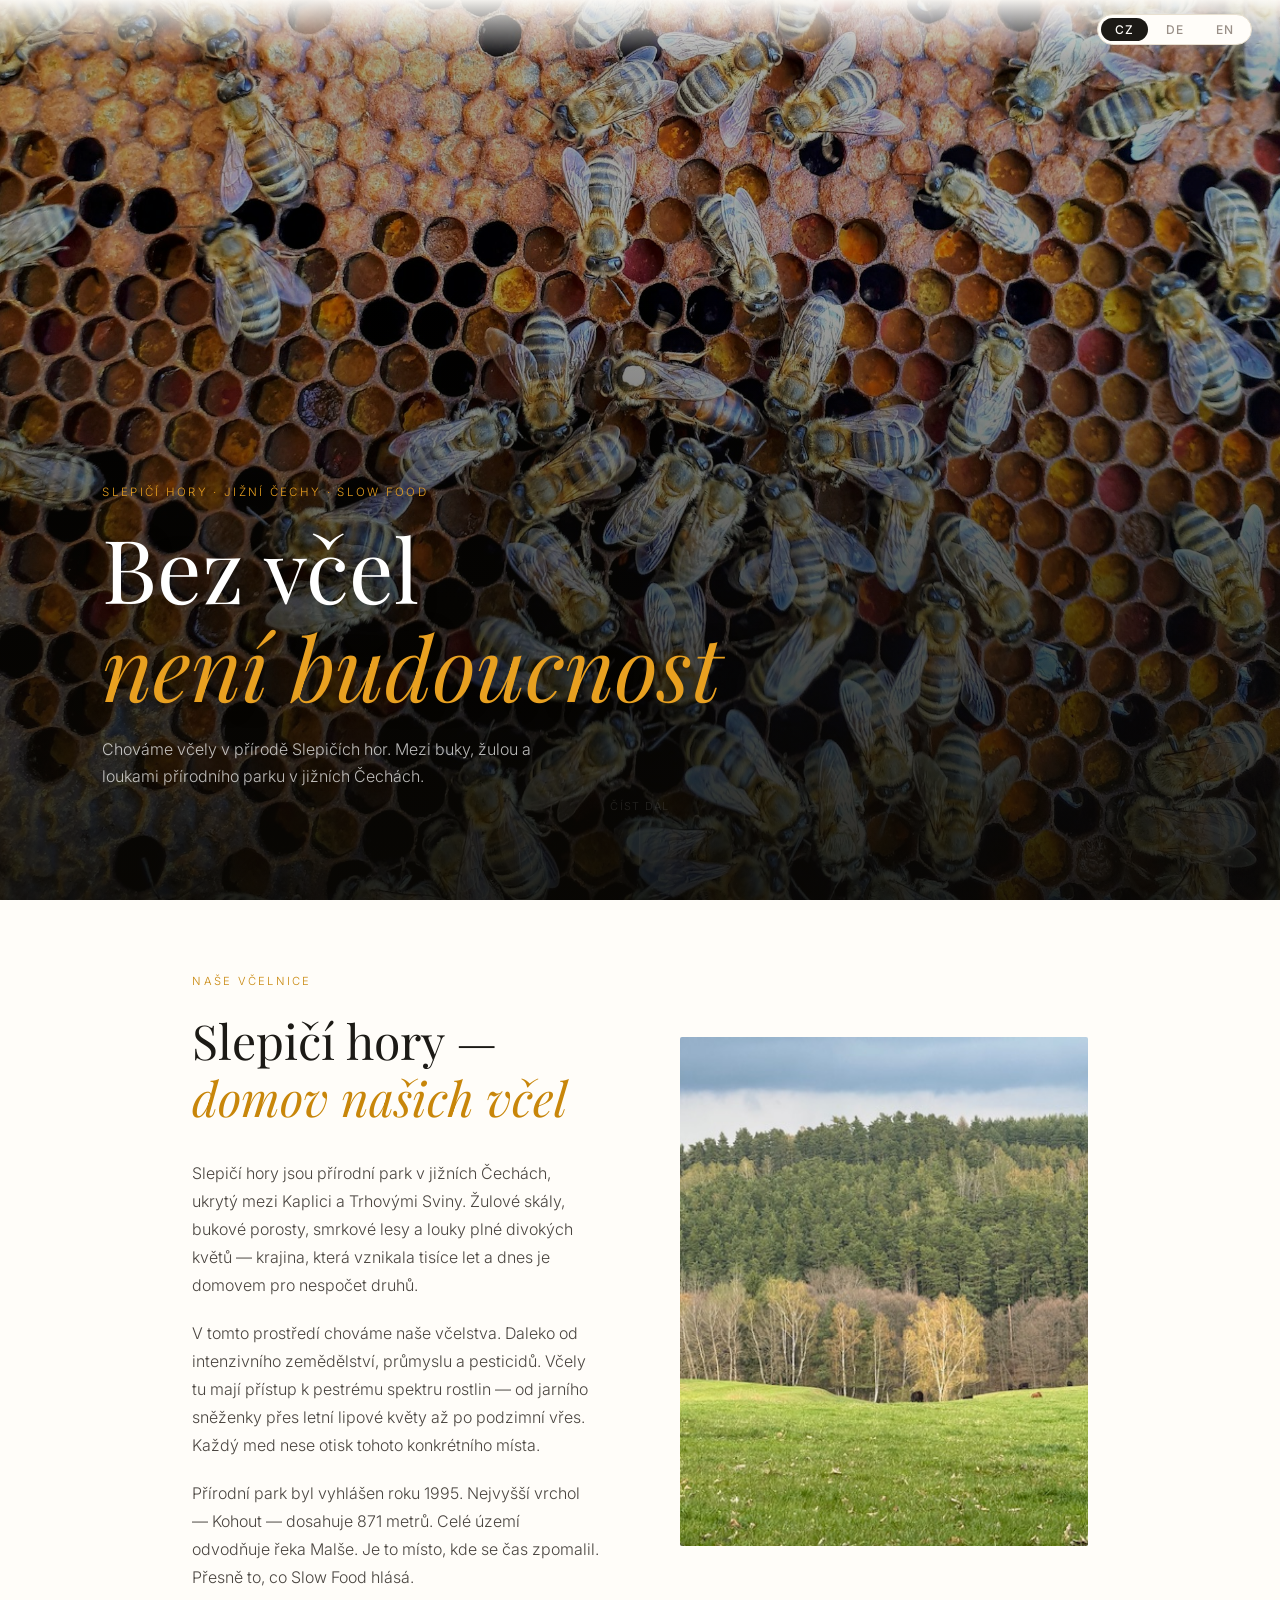
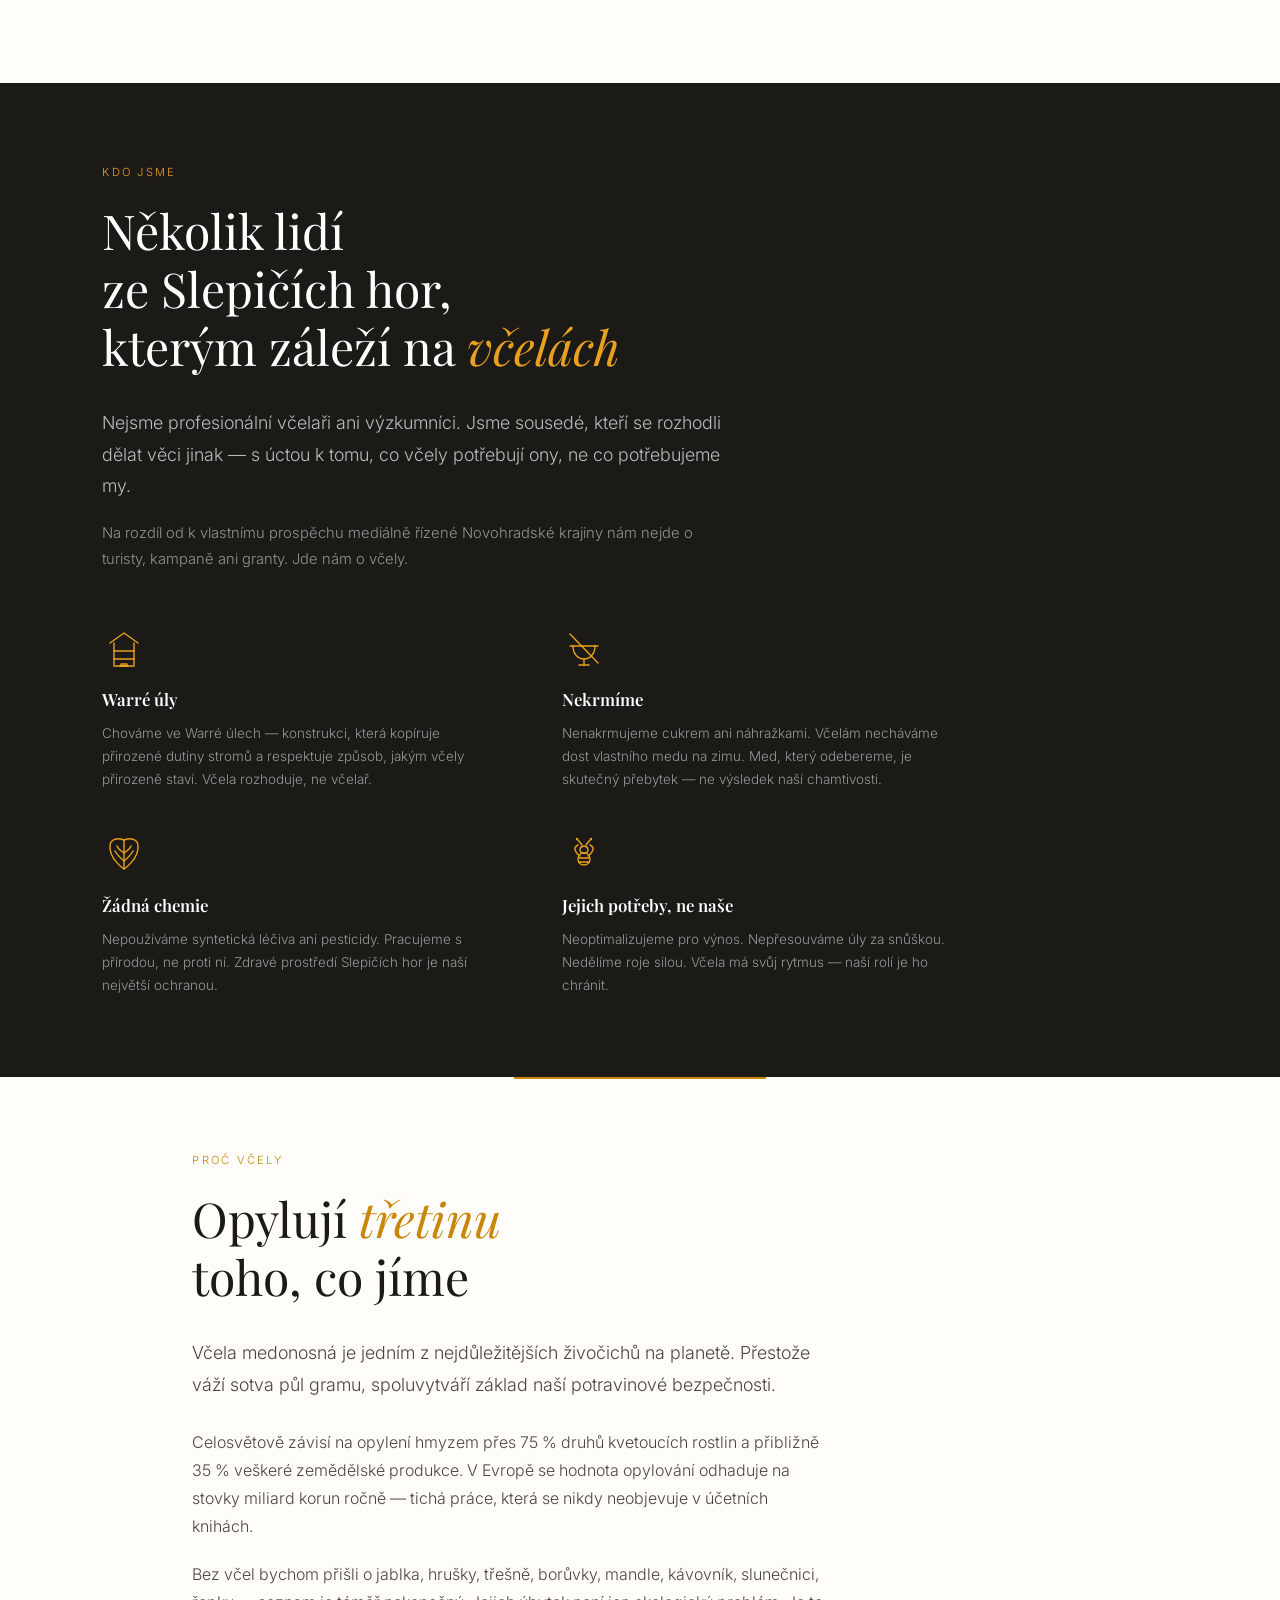
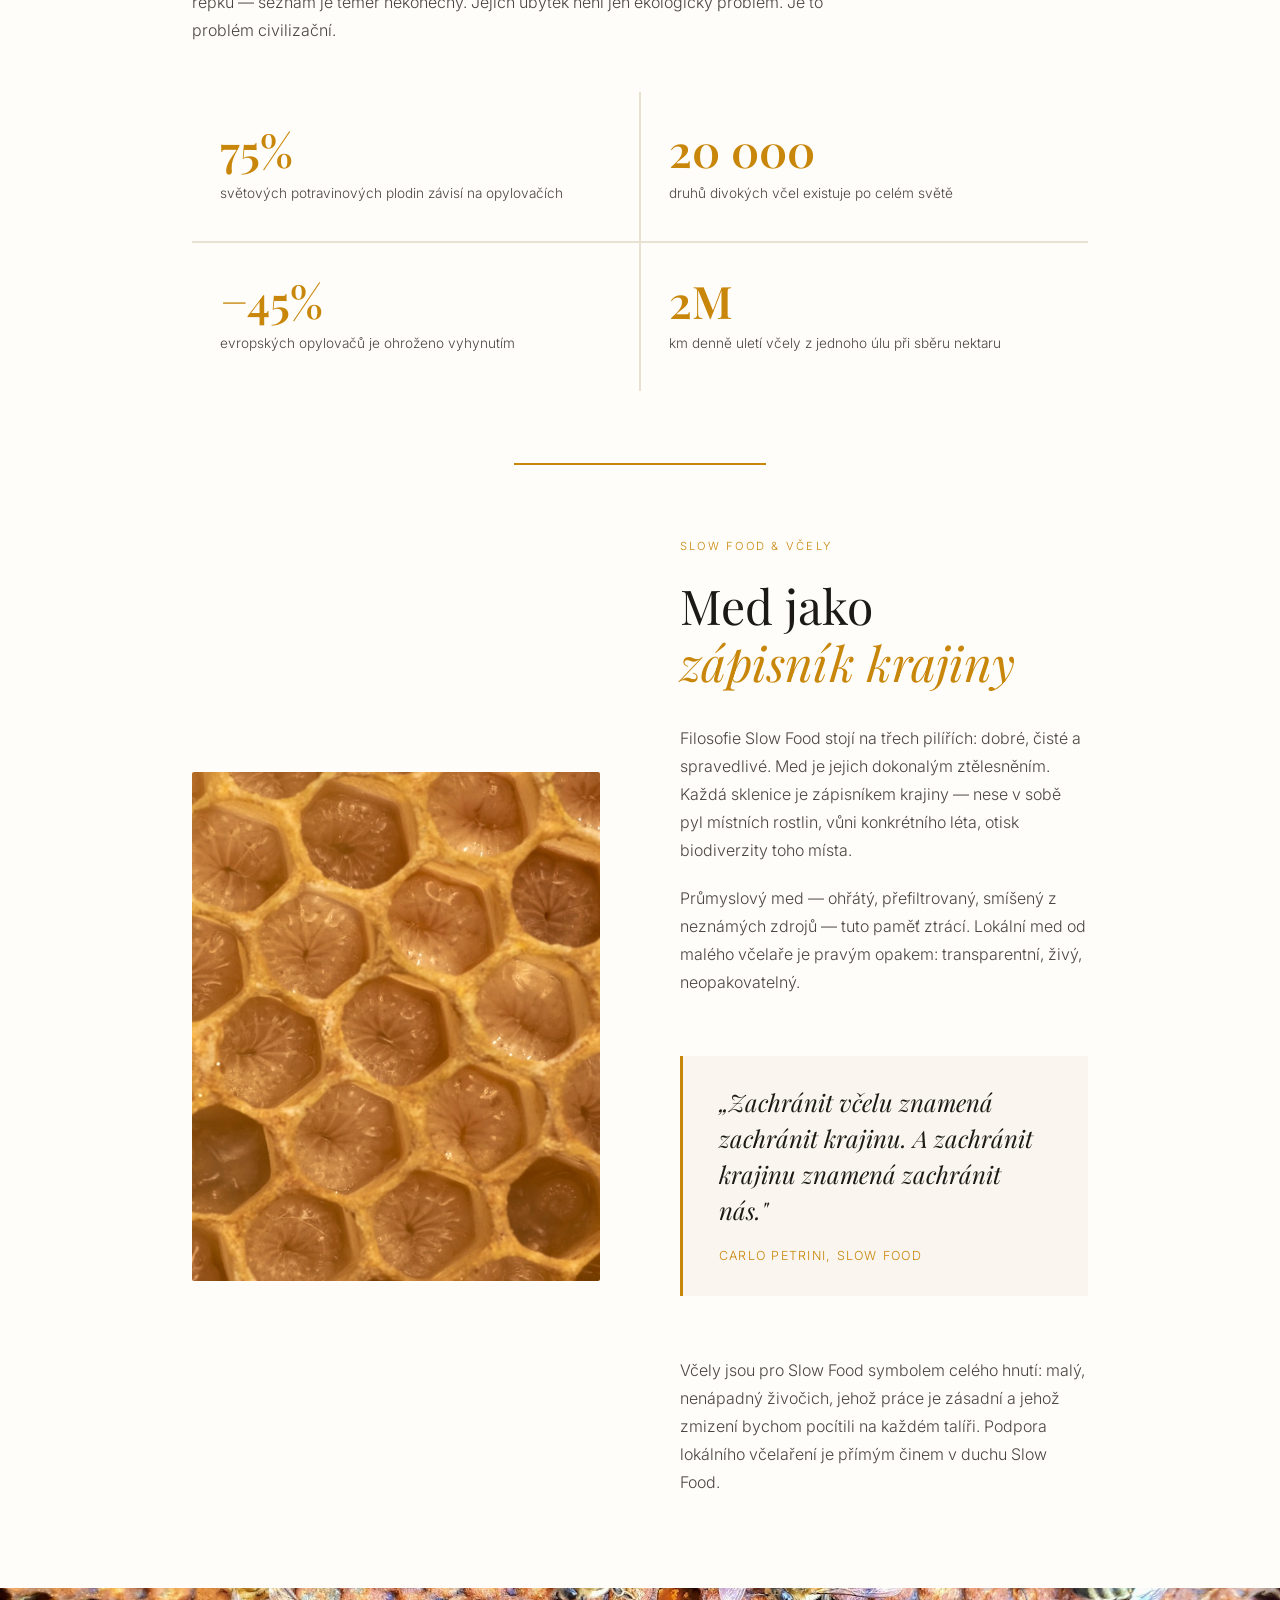
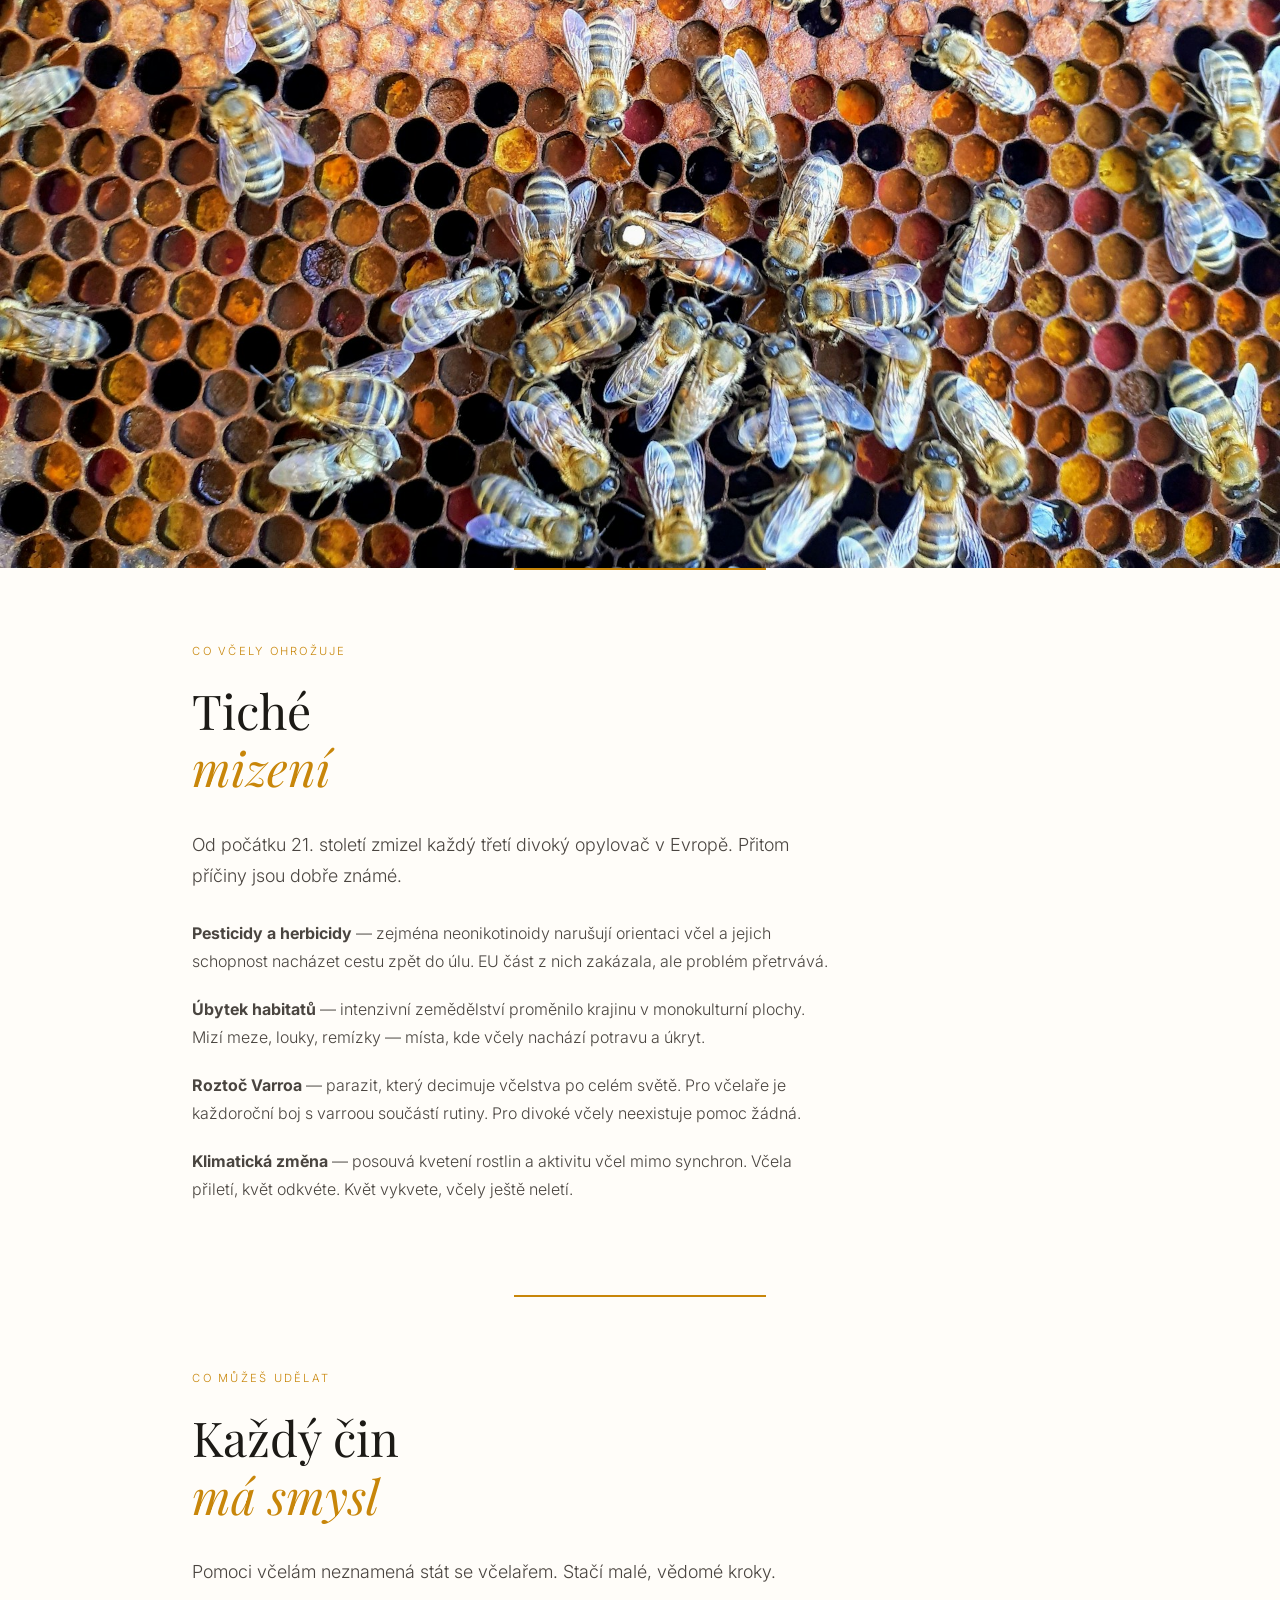
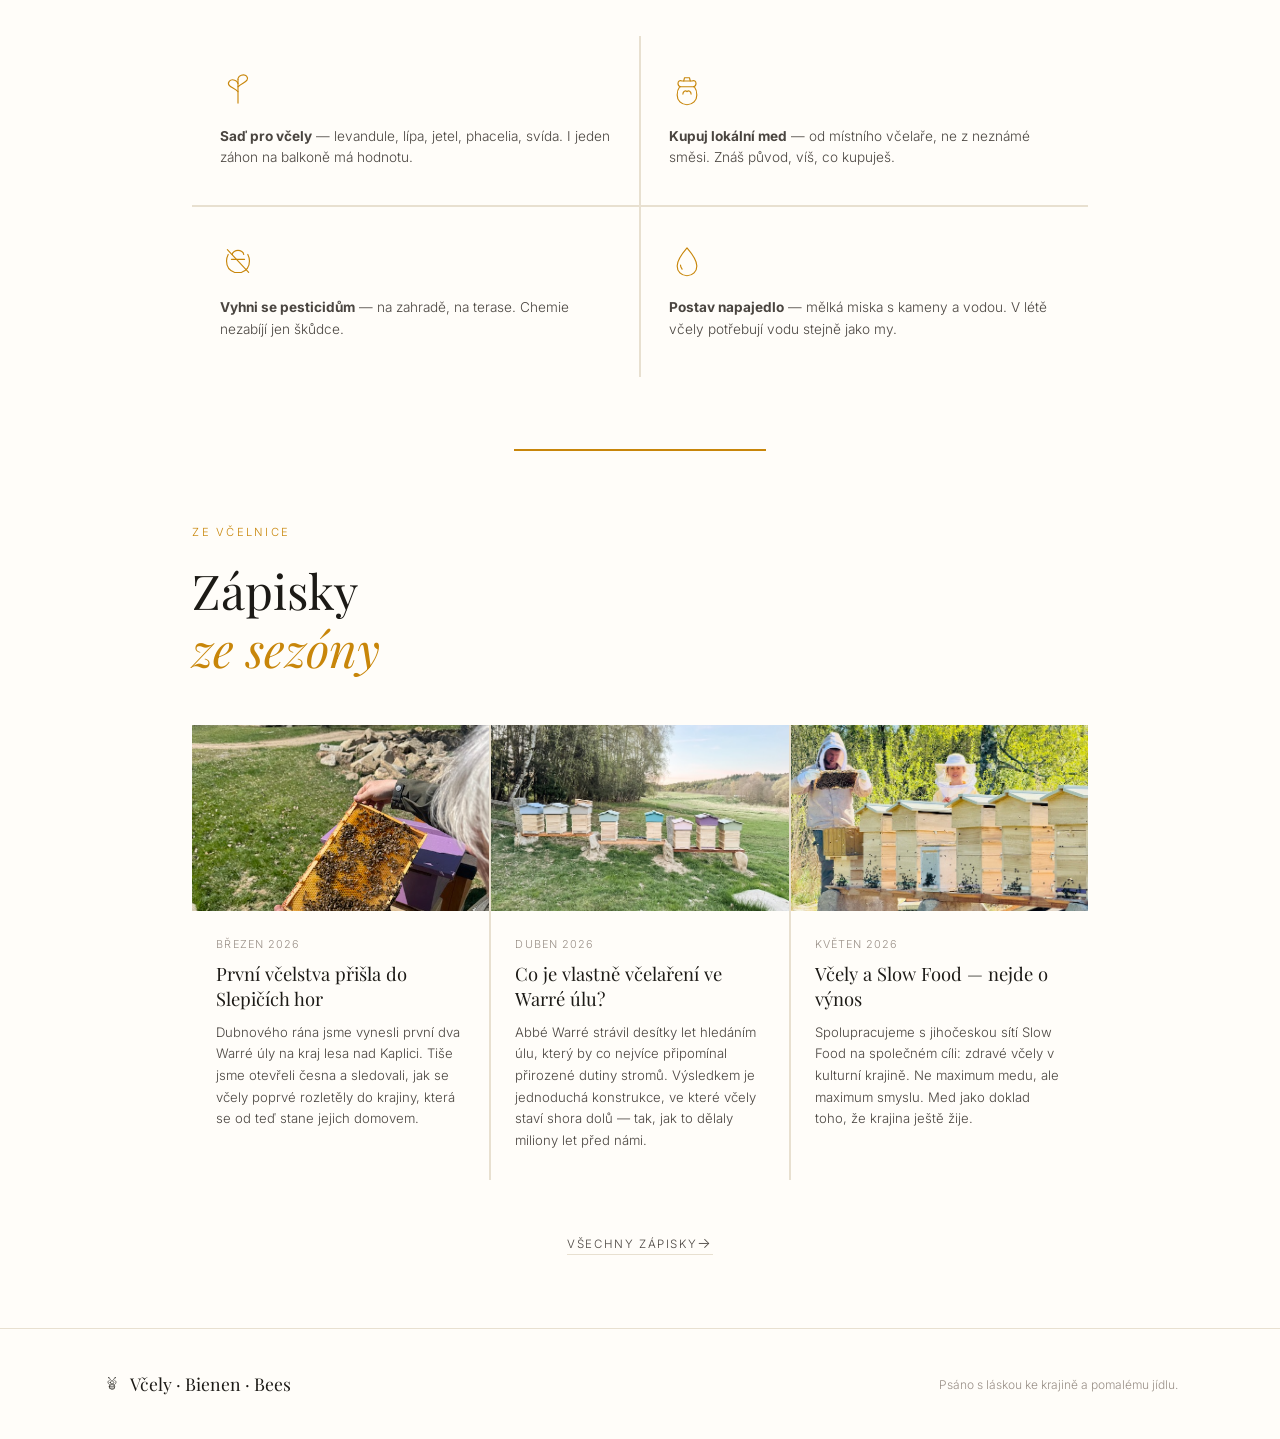
<file: index.html>
<!DOCTYPE html>
<html lang="cs">
<head>
  <meta charset="UTF-8"/>
  <meta name="viewport" content="width=device-width, initial-scale=1"/>
  <title>Včely · Bienen · Bees</title>
  <meta name="description" content="O důležitosti včel a filosofii Slow Food. Über die Bedeutung der Bienen. On the importance of bees and Slow Food."/>
  <link rel="preconnect" href="https://fonts.googleapis.com"/>
  <link rel="preconnect" href="https://fonts.gstatic.com" crossorigin/>
  <link href="https://fonts.googleapis.com/css2?family=Playfair+Display:ital,wght@0,400;0,600;1,400&family=Inter:wght@300;400;500&display=swap" rel="stylesheet"/>
  <link rel="stylesheet" href="style.css"/>
</head>
<body>

<!-- Language bar -->
<div class="lang-bar">
  <div class="lang-switcher">
    <button id="btn-cs" class="active" onclick="setLang('cs')">CZ</button>
    <button id="btn-de" onclick="setLang('de')">DE</button>
    <button id="btn-en" onclick="setLang('en')">EN</button>
  </div>
</div>

<!-- ── HERO ── -->
<div class="hero">
  <img class="hero-img" src="photos/hero.jpg" alt="Včely na plástvi">

  <div class="hero-content">
    <p class="hero-eyebrow" data-cs>Slepičí hory · Jižní Čechy · Slow Food</p>
    <p class="hero-eyebrow" data-de>Hühnerberge · Südböhmen · Slow Food</p>
    <p class="hero-eyebrow" data-en>Slepičí Hory · South Bohemia · Slow Food</p>

    <h1 class="hero-title" data-cs>Bez včel<br/><em>není budoucnost</em></h1>
    <h1 class="hero-title" data-de>Ohne Bienen<br/><em>keine Zukunft</em></h1>
    <h1 class="hero-title" data-en>Without bees<br/><em>no future</em></h1>

    <p class="hero-sub" data-cs>Chováme včely v přírodě Slepičích hor. Mezi buky, žulou a loukami přírodního parku v jižních Čechách.</p>
    <p class="hero-sub" data-de>Wir halten Bienen in der Natur der Hühnerberge. Zwischen Buchen, Granit und den Wiesen des Naturparks in Südböhmen.</p>
    <p class="hero-sub" data-en>We keep bees in the nature of Slepičí Hory. Among beech trees, granite and the meadows of a nature park in South Bohemia.</p>
  </div>

  <div class="scroll-hint">
    <span data-cs>Číst dál</span>
    <span data-de>Weiterlesen</span>
    <span data-en>Read on</span>
  </div>
</div>

<!-- ── SLEPIČÍ HORY ── -->
<section>
  <div class="split" data-shared>
    <div>
      <p class="section-label" data-cs>Naše včelnice</p>
      <p class="section-label" data-de>Unsere Imkerei</p>
      <p class="section-label" data-en>Our apiary</p>

      <h2 data-cs>Slepičí hory —<br/><em>domov našich včel</em></h2>
      <h2 data-de>Hühnerberge —<br/><em>Heimat unserer Bienen</em></h2>
      <h2 data-en>Slepičí Hory —<br/><em>home of our bees</em></h2>

      <p data-cs>Slepičí hory jsou přírodní park v jižních Čechách, ukrytý mezi Kaplici a Trhovými Sviny. Žulové skály, bukové porosty, smrkové lesy a louky plné divokých květů — krajina, která vznikala tisíce let a dnes je domovem pro nespočet druhů.</p>
      <p data-de>Die Hühnerberge sind ein Naturpark in Südböhmen, versteckt zwischen Kaplice und Trhové Sviny. Granitfelsen, Buchenwälder, Fichtenforste und blumenreiche Wiesen — eine Landschaft, die Jahrtausende gewachsen ist und heute unzähligen Arten Heimat bietet.</p>
      <p data-en>Slepičí Hory is a nature park in South Bohemia, tucked between the towns of Kaplice and Trhové Sviny. Granite rocks, beech groves, spruce forests and meadows full of wild flowers — a landscape that took thousands of years to form and is home today to countless species.</p>

      <p data-cs>V tomto prostředí chováme naše včelstva. Daleko od intenzivního zemědělství, průmyslu a pesticidů. Včely tu mají přístup k pestrému spektru rostlin — od jarního sněženky přes letní lipové květy až po podzimní vřes. Každý med nese otisk tohoto konkrétního místa.</p>
      <p data-de>In dieser Umgebung halten wir unsere Bienenvölker. Weit entfernt von intensiver Landwirtschaft, Industrie und Pestiziden. Die Bienen haben Zugang zu einem vielfältigen Pflanzenspektrum — vom Frühjahrsschneeglöckchen über die sommerlichen Lindenblüten bis zum Herbstheidekraut. Jeder Honig trägt den Fingerabdruck dieses besonderen Ortes.</p>
      <p data-en>This is where we keep our colonies. Far from intensive agriculture, industry and pesticides. The bees have access to a diverse range of plants — from spring snowdrops through summer linden blossom to autumn heather. Every honey carries the imprint of this specific place.</p>

      <p data-cs>Přírodní park byl vyhlášen roku 1995. Nejvyšší vrchol — Kohout — dosahuje 871 metrů. Celé území odvodňuje řeka Malše. Je to místo, kde se čas zpomalil. Přesně to, co Slow Food hlásá.</p>
      <p data-de>Der Naturpark wurde 1995 ausgewiesen. Der höchste Gipfel — Kohout — erreicht 871 Meter. Das gesamte Gebiet entwässert in die Malše. Es ist ein Ort, wo die Zeit langsamer wird. Genau das, was Slow Food predigt.</p>
      <p data-en>The nature park was designated in 1995. The highest peak — Kohout — reaches 871 metres. The entire area drains into the Malše river. It is a place where time has slowed down. Exactly what Slow Food preaches.</p>
    </div>
    <div class="split-img">
      <img src="photos/krajina.jpg" alt="Krajina Slepičích hor" style="width:100%;height:100%;object-fit:cover;display:block;">
    </div>
  </div>
</section>

<!-- ── MANIFESTO ── -->
<div class="manifesto" data-shared>
  <p class="section-label" data-cs>Kdo jsme</p>
  <p class="section-label" data-de>Wer wir sind</p>
  <p class="section-label" data-en>Who we are</p>

  <h2 data-cs>Několik lidí<br/>ze Slepičích hor,<br/>kterým záleží na <em>včelách</em></h2>
  <h2 data-de>Ein paar Menschen<br/>aus den Hühnerbergen,<br/>denen <em>Bienen</em> am Herzen liegen</h2>
  <h2 data-en>A few people<br/>from Slepičí Hory,<br/>who care about <em>bees</em></h2>

  <p class="manifesto-lead" style="margin-top:28px;" data-cs>Nejsme profesionální včelaři ani výzkumníci. Jsme sousedé, kteří se rozhodli dělat věci jinak — s úctou k tomu, co včely potřebují ony, ne co potřebujeme my.</p>
  <p class="manifesto-lead" style="margin-top:28px;" data-de>Wir sind keine professionellen Imker oder Forscher. Wir sind Nachbarn, die entschieden haben, die Dinge anders zu machen — mit Respekt für das, was Bienen brauchen, nicht was wir brauchen.</p>
  <p class="manifesto-lead" style="margin-top:28px;" data-en>We are not professional beekeepers or researchers. We are neighbours who decided to do things differently — with respect for what bees need, not what we need.</p>

  <p class="manifesto-lead" style="margin-top:20px;font-size:.92rem;opacity:.75;" data-cs>Na rozdíl od k vlastnímu prospěchu mediálně řízené Novohradské krajiny nám nejde o turisty, kampaně ani granty. Jde nám o včely.</p>
  <p class="manifesto-lead" style="margin-top:20px;font-size:.92rem;opacity:.75;" data-de>Anders als die zum eigenen Vorteil medienwirksam inszenierte Novohradská krajina geht es uns nicht um Touristen, Kampagnen oder Fördergelder. Es geht uns um die Bienen.</p>
  <p class="manifesto-lead" style="margin-top:20px;font-size:.92rem;opacity:.75;" data-en>Unlike the Novohradská krajina — a nature brand managed for its own media benefit — we are not here for tourists, campaigns or grants. We are here for the bees.</p>

  <div class="principles">
    <div>
      <div class="principle-icon">
        <svg width="44" height="44" viewBox="0 0 44 44" fill="none" stroke="currentColor" stroke-width="1.4" stroke-linecap="round" stroke-linejoin="round">
          <path d="M8 18L22 8L36 18"/>
          <path d="M12 18L12 26L32 26L32 18"/>
          <path d="M12 26L12 34L32 34L32 26"/>
          <path d="M12 34L12 41L32 41L32 34"/>
          <path d="M18 41L26 41" stroke-width="2"/>
          <path d="M19 41L19 39L25 39L25 41"/>
        </svg>
      </div>
      <div class="principle-title" data-cs>Warré úly</div>
      <div class="principle-title" data-de>Warré-Beuten</div>
      <div class="principle-title" data-en>Warré hives</div>
      <div class="principle-text" data-cs>Chováme ve Warré úlech — konstrukci, která kopíruje přirozené dutiny stromů a respektuje způsob, jakým včely přirozeně staví. Včela rozhoduje, ne včelař.</div>
      <div class="principle-text" data-de>Wir halten in Warré-Beuten — einer Konstruktion, die natürliche Baumhöhlen nachahmt und die Art respektiert, wie Bienen von Natur aus bauen. Die Biene entscheidet, nicht der Imker.</div>
      <div class="principle-text" data-en>We keep bees in Warré hives — a design that mimics natural tree cavities and respects the way bees build naturally. The bee decides, not the beekeeper.</div>
    </div>
    <div>
      <div class="principle-icon">
        <svg width="44" height="44" viewBox="0 0 44 44" fill="none" stroke="currentColor" stroke-width="1.4" stroke-linecap="round" stroke-linejoin="round">
          <path d="M11 21C11 29 16 34 22 34C28 34 33 29 33 21"/>
          <line x1="8" y1="21" x2="36" y2="21"/>
          <line x1="22" y1="34" x2="22" y2="40"/>
          <line x1="17" y1="40" x2="27" y2="40"/>
          <line x1="8" y1="9" x2="36" y2="38"/>
        </svg>
      </div>
      <div class="principle-title" data-cs>Nekrmíme</div>
      <div class="principle-title" data-de>Kein Zufüttern</div>
      <div class="principle-title" data-en>No feeding</div>
      <div class="principle-text" data-cs>Nenakrmujeme cukrem ani náhražkami. Včelám necháváme dost vlastního medu na zimu. Med, který odebereme, je skutečný přebytek — ne výsledek naší chamtivosti.</div>
      <div class="principle-text" data-de>Wir füttern nicht mit Zucker oder Ersatzstoffen. Wir lassen den Bienen genug eigenen Honig für den Winter. Der Honig, den wir entnehmen, ist echter Überschuss — kein Ergebnis unserer Gier.</div>
      <div class="principle-text" data-en>We do not feed with sugar or substitutes. We leave the bees enough of their own honey for winter. The honey we take is a genuine surplus — not the result of our greed.</div>
    </div>
    <div>
      <div class="principle-icon">
        <svg width="44" height="44" viewBox="0 0 44 44" fill="none" stroke="currentColor" stroke-width="1.4" stroke-linecap="round" stroke-linejoin="round">
          <path d="M22 38C22 38 7 28 8 15C8 9 14 6 22 9C30 6 36 9 36 15C37 28 22 38 22 38Z"/>
          <path d="M22 38C22 38 22 18 22 9"/>
          <path d="M22 30C22 30 15 24 13 20"/>
          <path d="M22 30C22 30 29 24 31 20"/>
          <path d="M22 22C22 22 16 18 15 15"/>
          <path d="M22 22C22 22 28 18 29 15"/>
        </svg>
      </div>
      <div class="principle-title" data-cs>Žádná chemie</div>
      <div class="principle-title" data-de>Keine Chemie</div>
      <div class="principle-title" data-en>No chemicals</div>
      <div class="principle-text" data-cs>Nepoužíváme syntetická léčiva ani pesticidy. Pracujeme s přírodou, ne proti ní. Zdravé prostředí Slepičích hor je naší největší ochranou.</div>
      <div class="principle-text" data-de>Wir verwenden keine synthetischen Medikamente oder Pestizide. Wir arbeiten mit der Natur, nicht gegen sie. Die gesunde Umgebung der Hühnerberge ist unser größter Schutz.</div>
      <div class="principle-text" data-en>We use no synthetic treatments or pesticides. We work with nature, not against it. The healthy environment of Slepičí Hory is our greatest protection.</div>
    </div>
    <div>
      <div class="principle-icon">
        <svg width="44" height="44" viewBox="0 0 44 44" fill="none" stroke="currentColor" stroke-width="1.4" stroke-linecap="round" stroke-linejoin="round">
          <path d="M16 28C16 20 28 20 28 28C28 36 16 36 16 28Z"/>
          <path d="M18 19C18 14 26 14 26 19C26 23 18 23 18 19Z"/>
          <path d="M18 25C14 22 10 17 16 14"/>
          <path d="M26 25C30 22 34 17 28 14"/>
          <line x1="17" y1="27" x2="27" y2="27"/>
          <line x1="16.5" y1="31" x2="27.5" y2="31"/>
          <path d="M20 14C18 11 16 9 15 8"/>
          <path d="M24 14C26 11 28 9 29 8"/>
          <circle cx="15" cy="8" r="1.2" fill="currentColor" stroke="none"/>
          <circle cx="29" cy="8" r="1.2" fill="currentColor" stroke="none"/>
        </svg>
      </div>
      <div class="principle-title" data-cs>Jejich potřeby, ne naše</div>
      <div class="principle-title" data-de>Ihre Bedürfnisse, nicht unsere</div>
      <div class="principle-title" data-en>Their needs, not ours</div>
      <div class="principle-text" data-cs>Neoptimalizujeme pro výnos. Nepřesouváme úly za snůškou. Nedělíme roje silou. Včela má svůj rytmus — naší rolí je ho chránit.</div>
      <div class="principle-text" data-de>Wir optimieren nicht für Ertrag. Wir verschieben keine Beuten nach dem Nektar. Wir teilen keine Schwärme mit Gewalt. Die Biene hat ihren eigenen Rhythmus — unsere Rolle ist es, ihn zu schützen.</div>
      <div class="principle-text" data-en>We do not optimise for yield. We do not move hives to chase nectar. We do not split swarms by force. The bee has its own rhythm — our role is to protect it.</div>
    </div>
  </div>
</div>

<div class="divider" data-shared></div>

<!-- ── PROČ VČELY / WARUM BIENEN ── -->
<section>
  <p class="section-label" data-cs>Proč včely</p>
  <p class="section-label" data-de>Warum Bienen</p>
  <p class="section-label" data-en>Why bees matter</p>

  <h2 data-cs>Opylují <em>třetinu</em><br/>toho, co jíme</h2>
  <h2 data-de>Sie bestäuben <em>ein Drittel</em><br/>unserer Nahrung</h2>
  <h2 data-en>They pollinate <em>a third</em><br/>of what we eat</h2>

  <p class="lead" data-cs>Včela medonosná je jedním z nejdůležitějších živočichů na planetě. Přestože váží sotva půl gramu, spoluvytváří základ naší potravinové bezpečnosti.</p>
  <p class="lead" data-de>Die Honigbiene ist eines der wichtigsten Lebewesen auf unserem Planeten. Obwohl sie kaum einen halben Gramm wiegt, ist sie ein wesentlicher Grundstein unserer Ernährungssicherheit.</p>
  <p class="lead" data-en>The honeybee is one of the most important creatures on the planet. Weighing barely half a gram, it underpins the foundation of our food security.</p>

  <p data-cs>Celosvětově závisí na opylení hmyzem přes 75 % druhů kvetoucích rostlin a přibližně 35 % veškeré zemědělské produkce. V Evropě se hodnota opylování odhaduje na stovky miliard korun ročně — tichá práce, která se nikdy neobjevuje v účetních knihách.</p>
  <p data-de>Weltweit sind über 75 % der blühenden Pflanzenarten und rund 35 % aller landwirtschaftlichen Produktion auf die Bestäubung durch Insekten angewiesen. In Europa wird der Wert der Bestäubung auf Hunderte von Milliarden Kronen jährlich geschätzt — eine stille Arbeit, die nie in den Büchern erscheint.</p>
  <p data-en>Globally, over 75% of flowering plant species and around 35% of all agricultural production depend on insect pollination. In Europe alone, the value of pollination is estimated at hundreds of billions each year — quiet work that never appears in any ledger.</p>

  <p data-cs>Bez včel bychom přišli o jablka, hrušky, třešně, borůvky, mandle, kávovník, slunečnici, řepku — seznam je téměř nekonečný. Jejich úbytek není jen ekologický problém. Je to problém civilizační.</p>
  <p data-de>Ohne Bienen würden wir Äpfel, Birnen, Kirschen, Heidelbeeren, Mandeln, Kaffee, Sonnenblumen und Raps verlieren — die Liste ist nahezu endlos. Ihr Rückgang ist nicht nur ein ökologisches Problem. Es ist ein zivilisatorisches Problem.</p>
  <p data-en>Without bees we would lose apples, pears, cherries, blueberries, almonds, coffee, sunflowers, oilseed rape — the list is nearly endless. Their decline is not just an ecological problem. It is a civilisational one.</p>

  <!-- Facts -->
  <div class="facts" data-shared>
    <div class="fact">
      <div class="fact-num">75%</div>
      <div class="fact-text" data-cs>světových potravinových plodin závisí na opylovačích</div>
      <div class="fact-text" data-de>der weltweiten Nahrungsmittelpflanzen sind von Bestäubern abhängig</div>
      <div class="fact-text" data-en>of the world's food crops depend on pollinators</div>
    </div>
    <div class="fact">
      <div class="fact-num">20 000</div>
      <div class="fact-text" data-cs>druhů divokých včel existuje po celém světě</div>
      <div class="fact-text" data-de>Wildbienenarten gibt es auf der ganzen Welt</div>
      <div class="fact-text" data-en>species of wild bees exist around the world</div>
    </div>
    <div class="fact">
      <div class="fact-num">−45%</div>
      <div class="fact-text" data-cs>evropských opylovačů je ohroženo vyhynutím</div>
      <div class="fact-text" data-de>der europäischen Bestäuber sind vom Aussterben bedroht</div>
      <div class="fact-text" data-en>of European pollinators are threatened with extinction</div>
    </div>
    <div class="fact">
      <div class="fact-num">2M</div>
      <div class="fact-text" data-cs>km denně uletí včely z jednoho úlu při sběru nektaru</div>
      <div class="fact-text" data-de>km fliegen Bienen aus einem Bienenstock täglich bei der Nektarsammlung</div>
      <div class="fact-text" data-en>km flown daily by bees from a single hive while foraging for nectar</div>
    </div>
  </div>
</section>

<div class="divider" data-shared></div>

<!-- ── SLOW FOOD ── -->
<section>
  <div class="split" data-shared>
    <div class="split-img">
      <img src="photos/med.jpg" alt="Čerstvý med" style="width:100%;height:100%;object-fit:cover;display:block;">
    </div>
    <div>
      <p class="section-label" data-cs>Slow Food & včely</p>
      <p class="section-label" data-de>Slow Food & Bienen</p>
      <p class="section-label" data-en>Slow Food & bees</p>

      <h2 data-cs>Med jako<br/><em>zápisník krajiny</em></h2>
      <h2 data-de>Honig als<br/><em>Tagebuch der Landschaft</em></h2>
      <h2 data-en>Honey as<br/><em>a notebook of the land</em></h2>

      <p data-cs>Filosofie Slow Food stojí na třech pilířích: dobré, čisté a spravedlivé. Med je jejich dokonalým ztělesněním. Každá sklenice je zápisníkem krajiny — nese v sobě pyl místních rostlin, vůni konkrétního léta, otisk biodiverzity toho místa.</p>
      <p data-de>Die Slow-Food-Philosophie basiert auf drei Säulen: gut, sauber und fair. Honig ist ihre perfekte Verkörperung. Jedes Glas ist ein Tagebuch der Landschaft — es trägt den Pollen lokaler Pflanzen, den Duft eines bestimmten Sommers, den Fingerabdruck der Biodiversität dieses Ortes in sich.</p>
      <p data-en>Slow Food philosophy rests on three pillars: good, clean and fair. Honey is their perfect embodiment. Each jar is a notebook of the land — it carries the pollen of local plants, the scent of a particular summer, the imprint of that place's biodiversity.</p>

      <p data-cs>Průmyslový med — ohřátý, přefiltrovaný, smíšený z neznámých zdrojů — tuto paměť ztrácí. Lokální med od malého včelaře je pravým opakem: transparentní, živý, neopakovatelný.</p>
      <p data-de>Industrieller Honig — erhitzt, überfiltriert, aus unbekannten Quellen gemischt — verliert dieses Gedächtnis. Lokaler Honig von einem kleinen Imker ist das genaue Gegenteil: transparent, lebendig, unwiederholbar.</p>
      <p data-en>Industrial honey — heated, over-filtered, blended from unknown sources — loses this memory. Local honey from a small beekeeper is the exact opposite: transparent, alive, unrepeatable.</p>

      <div class="quote-block" data-shared>
        <blockquote data-cs>„Zachránit včelu znamená zachránit krajinu. A zachránit krajinu znamená zachránit nás."</blockquote>
        <blockquote data-de>„Eine Biene zu retten bedeutet, eine Landschaft zu retten. Und eine Landschaft zu retten bedeutet, uns selbst zu retten."</blockquote>
        <blockquote data-en>"To save a bee is to save a landscape. And to save a landscape is to save ourselves."</blockquote>
        <cite>Carlo Petrini, Slow Food</cite>
      </div>

      <p data-cs>Včely jsou pro Slow Food symbolem celého hnutí: malý, nenápadný živočich, jehož práce je zásadní a jehož zmizení bychom pocítili na každém talíři. Podpora lokálního včelaření je přímým činem v duchu Slow Food.</p>
      <p data-de>Bienen sind für Slow Food das Symbol der gesamten Bewegung: Ein kleines, unscheinbares Tier, dessen Arbeit grundlegend ist und dessen Verschwinden wir auf jedem Teller spüren würden. Die Unterstützung lokaler Imkerei ist eine direkte Handlung im Geiste von Slow Food.</p>
      <p data-en>Bees are for Slow Food the symbol of the entire movement: a small, unassuming creature whose work is fundamental, and whose disappearance we would feel on every plate. Supporting local beekeeping is a direct act in the spirit of Slow Food.</p>
    </div>
  </div>
</section>

<!-- ── FULL-WIDTH IMAGE ── -->
<div class="full-img" data-shared>
  <img src="photos/hero.jpg" alt="Včely na plástvi" style="width:100%;height:100%;object-fit:cover;display:block;object-position:center 40%;">
</div>

<div class="divider" data-shared style="margin-top: 0;"></div>

<!-- ── HROZBY / BEDROHUNGEN ── -->
<section>
  <p class="section-label" data-cs>Co včely ohrožuje</p>
  <p class="section-label" data-de>Was Bienen bedroht</p>
  <p class="section-label" data-en>What threatens bees</p>

  <h2 data-cs>Tiché<br/><em>mizení</em></h2>
  <h2 data-de>Das stille<br/><em>Verschwinden</em></h2>
  <h2 data-en>The quiet<br/><em>disappearance</em></h2>

  <p class="lead" data-cs>Od počátku 21. století zmizel každý třetí divoký opylovač v Evropě. Přitom příčiny jsou dobře známé.</p>
  <p class="lead" data-de>Seit Beginn des 21. Jahrhunderts ist jeder dritte Wildbestäuber in Europa verschwunden. Dabei sind die Ursachen gut bekannt.</p>
  <p class="lead" data-en>Since the start of the 21st century, one in three wild pollinators in Europe has vanished. The causes are well understood.</p>

  <p data-cs><strong>Pesticidy a herbicidy</strong> — zejména neonikotinoidy narušují orientaci včel a jejich schopnost nacházet cestu zpět do úlu. EU část z nich zakázala, ale problém přetrvává.</p>
  <p data-de><strong>Pestizide und Herbizide</strong> — insbesondere Neonikotinoide stören die Orientierung der Bienen und ihre Fähigkeit, den Weg zurück zum Stock zu finden. Die EU hat einige davon verboten, aber das Problem besteht fort.</p>
  <p data-en><strong>Pesticides and herbicides</strong> — neonicotinoids in particular disrupt bees' navigation and their ability to find their way back to the hive. The EU has banned some of them, but the problem persists.</p>

  <p data-cs><strong>Úbytek habitatů</strong> — intenzivní zemědělství proměnilo krajinu v monokulturní plochy. Mizí meze, louky, remízky — místa, kde včely nachází potravu a úkryt.</p>
  <p data-de><strong>Habitatverlust</strong> — intensive Landwirtschaft hat die Landschaft in monokulturelle Flächen verwandelt. Feldraine, Wiesen und Hecken verschwinden — Orte, wo Bienen Nahrung und Schutz finden.</p>
  <p data-en><strong>Habitat loss</strong> — intensive farming has turned the landscape into monocultural expanses. Field margins, meadows, and copses disappear — the places where bees find food and shelter.</p>

  <p data-cs><strong>Roztoč Varroa</strong> — parazit, který decimuje včelstva po celém světě. Pro včelaře je každoroční boj s varroou součástí rutiny. Pro divoké včely neexistuje pomoc žádná.</p>
  <p data-de><strong>Varroa-Milbe</strong> — ein Parasit, der Bienenvölker auf der ganzen Welt dezimiert. Für Imker ist der jährliche Kampf gegen Varroa Teil der Routine. Für Wildbienen gibt es keine Hilfe.</p>
  <p data-en><strong>Varroa mite</strong> — a parasite that decimates colonies worldwide. For beekeepers, the annual fight against varroa is routine. For wild bees, there is no help at all.</p>

  <p data-cs><strong>Klimatická změna</strong> — posouvá kvetení rostlin a aktivitu včel mimo synchron. Včela přiletí, květ odkvéte. Květ vykvete, včely ještě neletí.</p>
  <p data-de><strong>Klimawandel</strong> — verschiebt die Blütezeit der Pflanzen und die Aktivität der Bienen außer Sync. Die Biene kommt, die Blüte ist verblüht. Die Blüte erblüht, die Bienen fliegen noch nicht.</p>
  <p data-en><strong>Climate change</strong> — shifts plant flowering and bee activity out of sync. The bee arrives; the blossom is over. The blossom opens; the bees are not yet flying.</p>
</section>

<div class="divider" data-shared></div>

<!-- ── CO MŮŽEŠ UDĚLAT / WAS DU TUN KANNST ── -->
<section>
  <p class="section-label" data-cs>Co můžeš udělat</p>
  <p class="section-label" data-de>Was du tun kannst</p>
  <p class="section-label" data-en>What you can do</p>

  <h2 data-cs>Každý čin<br/><em>má smysl</em></h2>
  <h2 data-de>Jede Handlung<br/><em>zählt</em></h2>
  <h2 data-en>Every action<br/><em>counts</em></h2>

  <p class="lead" data-cs>Pomoci včelám neznamená stát se včelařem. Stačí malé, vědomé kroky.</p>
  <p class="lead" data-de>Den Bienen zu helfen bedeutet nicht, Imker zu werden. Es genügen kleine, bewusste Schritte.</p>
  <p class="lead" data-en>Helping bees does not mean becoming a beekeeper. Small, conscious steps are enough.</p>

  <div class="facts" data-shared>
    <div class="fact">
      <div class="fact-num" style="font-size:0;padding-bottom:8px">
        <svg width="36" height="36" viewBox="0 0 44 44" fill="none" stroke="var(--honey)" stroke-width="1.4" stroke-linecap="round" stroke-linejoin="round">
          <path d="M22 38C22 38 22 18 22 9"/>
          <path d="M22 24C18 20 13 19 11 16C9 13 12 8 18 10C21 11 22 14 22 14"/>
          <path d="M22 18C26 14 31 13 33 10C35 7 32 2 26 4C23 5 22 8 22 8"/>
        </svg>
      </div>
      <div class="fact-text" data-cs><strong>Saď pro včely</strong> — levandule, lípa, jetel, phacelia, svída. I jeden záhon na balkoně má hodnotu.</div>
      <div class="fact-text" data-de><strong>Pflanze für Bienen</strong> — Lavendel, Linde, Klee, Phacelie, Kornelkirsche. Auch ein Beet auf dem Balkon hat Wert.</div>
      <div class="fact-text" data-en><strong>Plant for bees</strong> — lavender, linden, clover, phacelia, dogwood. Even one pot on a balcony makes a difference.</div>
    </div>
    <div class="fact">
      <div class="fact-num" style="font-size:0;padding-bottom:8px">
        <svg width="36" height="36" viewBox="0 0 44 44" fill="none" stroke="var(--honey)" stroke-width="1.4" stroke-linecap="round" stroke-linejoin="round">
          <path d="M14 18C14 18 11 17 11 14C11 11 13 10 16 11L28 11C31 10 33 11 33 14C33 17 30 18 30 18"/>
          <path d="M13 18C13 18 10 22 10 28C10 35 15 40 22 40C29 40 34 35 34 28C34 22 31 18 31 18Z"/>
          <path d="M18 11L19 7L25 7L26 11"/>
          <path d="M17 27C17 24 20 22 22 24C24 22 27 24 27 27"/>
        </svg>
      </div>
      <div class="fact-text" data-cs><strong>Kupuj lokální med</strong> — od místního včelaře, ne z neznámé směsi. Znáš původ, víš, co kupuješ.</div>
      <div class="fact-text" data-de><strong>Kaufe lokalen Honig</strong> — vom lokalen Imker, nicht aus einer unbekannten Mischung. Du kennst die Herkunft, weißt, was du kaufst.</div>
      <div class="fact-text" data-en><strong>Buy local honey</strong> — from a local beekeeper, not an unknown blend. You know the origin, you know what you're buying.</div>
    </div>
    <div class="fact">
      <div class="fact-num" style="font-size:0;padding-bottom:8px">
        <svg width="36" height="36" viewBox="0 0 44 44" fill="none" stroke="var(--honey)" stroke-width="1.4" stroke-linecap="round" stroke-linejoin="round">
          <path d="M10 14C10 14 8 18 8 22C8 29 12 34 18 36L26 36C32 34 36 29 36 22C36 18 34 14 34 14"/>
          <path d="M15 14C15 11 19 9 22 9C25 9 29 11 29 14"/>
          <line x1="14" y1="20" x2="30" y2="20"/>
          <line x1="9" y1="8" x2="35" y2="36"/>
        </svg>
      </div>
      <div class="fact-text" data-cs><strong>Vyhni se pesticidům</strong> — na zahradě, na terase. Chemie nezabíjí jen škůdce.</div>
      <div class="fact-text" data-de><strong>Vermeide Pestizide</strong> — im Garten, auf der Terrasse. Chemikalien töten nicht nur Schädlinge.</div>
      <div class="fact-text" data-en><strong>Avoid pesticides</strong> — in the garden, on the terrace. Chemicals don't only kill pests.</div>
    </div>
    <div class="fact">
      <div class="fact-num" style="font-size:0;padding-bottom:8px">
        <svg width="36" height="36" viewBox="0 0 44 44" fill="none" stroke="var(--honey)" stroke-width="1.4" stroke-linecap="round" stroke-linejoin="round">
          <path d="M22 6C22 6 10 20 10 28C10 35 15 40 22 40C29 40 34 35 34 28C34 20 22 6 22 6Z"/>
          <path d="M16 32C16 32 14 29 14 27"/>
        </svg>
      </div>
      <div class="fact-text" data-cs><strong>Postav napajedlo</strong> — mělká miska s kameny a vodou. V létě včely potřebují vodu stejně jako my.</div>
      <div class="fact-text" data-de><strong>Baue eine Tränke</strong> — eine flache Schale mit Steinen und Wasser. Im Sommer brauchen Bienen Wasser genauso wie wir.</div>
      <div class="fact-text" data-en><strong>Set out a water source</strong> — a shallow dish with stones and water. In summer, bees need water just as much as we do.</div>
    </div>
  </div>
</section>

<!-- ── BLOG / ZÁPISKY ── -->
<div class="divider" data-shared></div>
<section>
  <p class="section-label" data-cs>Ze včelnice</p>
  <p class="section-label" data-de>Aus dem Bienenstock</p>
  <p class="section-label" data-en>From the apiary</p>

  <h2 data-cs>Zápisky<br/><em>ze sezóny</em></h2>
  <h2 data-de>Notizen<br/><em>aus der Saison</em></h2>
  <h2 data-en>Notes<br/><em>from the season</em></h2>

  <div class="posts-grid" data-shared>
    <!-- Post 1 -->
    <a class="post-card" href="clanky/prvni-vcely.html">
      <div class="post-card-img">
        <img src="photos/plast.jpg" alt="Prohlídka plástu" style="width:100%;height:100%;object-fit:cover;display:block;object-position:center 30%;">
      </div>
      <div class="post-card-body">
        <div class="post-date" data-cs>Březen 2026</div>
        <div class="post-date" data-de>März 2026</div>
        <div class="post-date" data-en>March 2026</div>
        <div class="post-title" data-cs>První včelstva přišla do Slepičích hor</div>
        <div class="post-title" data-de>Die ersten Völker kommen in die Hühnerberge</div>
        <div class="post-title" data-en>The first colonies arrive in Slepičí Hory</div>
        <div class="post-excerpt" data-cs>Dubnového rána jsme vynesli první dva Warré úly na kraj lesa nad Kaplici. Tiše jsme otevřeli česna a sledovali, jak se včely poprvé rozletěly do krajiny, která se od teď stane jejich domovem.</div>
        <div class="post-excerpt" data-de>An einem Aprilmorgen trugen wir die ersten zwei Warré-Beuten an den Waldrand über Kaplice. Wir öffneten die Fluglöcher und beobachteten, wie die Bienen zum ersten Mal in die Landschaft ausflogen, die nun ihr Zuhause werden soll.</div>
        <div class="post-excerpt" data-en>On an April morning we carried the first two Warré hives to the forest edge above Kaplice. We quietly opened the entrances and watched as the bees flew out for the first time into the landscape that would from now on be their home.</div>
      </div>
    </a>
    <!-- Post 2 -->
    <a class="post-card" href="clanky/warre-ul.html">
      <div class="post-card-img">
        <img src="photos/uly.jpg" alt="Warré úly na louce" style="width:100%;height:100%;object-fit:cover;display:block;object-position:center 60%;">
      </div>
      <div class="post-card-body">
        <div class="post-date" data-cs>Duben 2026</div>
        <div class="post-date" data-de>April 2026</div>
        <div class="post-date" data-en>April 2026</div>
        <div class="post-title" data-cs>Co je vlastně včelaření ve Warré úlu?</div>
        <div class="post-title" data-de>Was ist eigentlich Imkerei in der Warré-Beute?</div>
        <div class="post-title" data-en>What is beekeeping in a Warré hive, really?</div>
        <div class="post-excerpt" data-cs>Abbé Warré strávil desítky let hledáním úlu, který by co nejvíce připomínal přirozené dutiny stromů. Výsledkem je jednoduchá konstrukce, ve které včely staví shora dolů — tak, jak to dělaly miliony let před námi.</div>
        <div class="post-excerpt" data-de>Abbé Warré verbrachte Jahrzehnte damit, eine Beute zu finden, die natürlichen Baumhöhlen so nah wie möglich kommt. Das Ergebnis ist eine einfache Konstruktion, in der Bienen von oben nach unten bauen — so wie sie es Millionen von Jahren vor uns getan haben.</div>
        <div class="post-excerpt" data-en>Abbé Warré spent decades searching for a hive that would come as close as possible to natural tree cavities. The result is a simple design in which bees build from top to bottom — just as they have done for millions of years before us.</div>
      </div>
    </a>
    <!-- Post 3 -->
    <a class="post-card" href="clanky/slow-food.html">
      <div class="post-card-img">
        <img src="photos/vcelari.jpg" alt="Včelaři u úlů" style="width:100%;height:100%;object-fit:cover;display:block;object-position:center 40%;">
      </div>
      <div class="post-card-body">
        <div class="post-date" data-cs>Květen 2026</div>
        <div class="post-date" data-de>Mai 2026</div>
        <div class="post-date" data-en>May 2026</div>
        <div class="post-title" data-cs>Včely a Slow Food — nejde o výnos</div>
        <div class="post-title" data-de>Bienen und Slow Food — es geht nicht um den Ertrag</div>
        <div class="post-title" data-en>Bees and Slow Food — it's not about yield</div>
        <div class="post-excerpt" data-cs>Spolupracujeme s jihočeskou sítí Slow Food na společném cíli: zdravé včely v kulturní krajině. Ne maximum medu, ale maximum smyslu. Med jako doklad toho, že krajina ještě žije.</div>
        <div class="post-excerpt" data-de>Wir arbeiten mit dem südböhmischen Slow-Food-Netzwerk an einem gemeinsamen Ziel: gesunde Bienen in der Kulturlandschaft. Nicht maximaler Honig, sondern maximaler Sinn. Honig als Zeugnis, dass die Landschaft noch lebt.</div>
        <div class="post-excerpt" data-en>We work with the South Bohemian Slow Food network towards a shared goal: healthy bees in a living landscape. Not maximum honey, but maximum meaning. Honey as evidence that the land is still alive.</div>
      </div>
    </a>
  </div>

  <div style="text-align:center;margin-top:48px;">
    <a class="more-link" href="clanky/" data-cs>Všechny zápisky</a>
    <a class="more-link" href="clanky/" data-de>Alle Beiträge</a>
    <a class="more-link" href="clanky/" data-en>All posts</a>
  </div>
</section>

<!-- ── FOOTER ── -->
<footer data-shared>
  <div class="footer-logo" style="display:flex;align-items:center;gap:8px;">
    <svg width="20" height="20" viewBox="0 0 44 44" fill="none" stroke="currentColor" stroke-width="1.4" stroke-linecap="round" stroke-linejoin="round">
      <path d="M16 28C16 20 28 20 28 28C28 36 16 36 16 28Z"/>
      <path d="M18 19C18 14 26 14 26 19C26 23 18 23 18 19Z"/>
      <path d="M18 25C14 22 10 17 16 14"/>
      <path d="M26 25C30 22 34 17 28 14"/>
      <line x1="17" y1="27" x2="27" y2="27"/>
      <line x1="16.5" y1="31" x2="27.5" y2="31"/>
      <path d="M20 14C18 11 16 9 15 8"/>
      <path d="M24 14C26 11 28 9 29 8"/>
      <circle cx="15" cy="8" r="1.2" fill="currentColor" stroke="none"/>
      <circle cx="29" cy="8" r="1.2" fill="currentColor" stroke="none"/>
    </svg>
    Včely · Bienen · Bees
  </div>
  <div class="footer-note" data-cs>Psáno s láskou ke krajině a pomalému jídlu.</div>
  <div class="footer-note" data-de>Geschrieben mit Liebe zur Landschaft und zum langsamen Essen.</div>
  <div class="footer-note" data-en>Written with love for the land and slow food.</div>
</footer>

<script>
  function setLang(lang) {
    document.documentElement.lang = lang;
    document.getElementById('btn-cs').classList.toggle('active', lang === 'cs');
    document.getElementById('btn-de').classList.toggle('active', lang === 'de');
    document.getElementById('btn-en').classList.toggle('active', lang === 'en');
    localStorage.setItem('lang', lang);
  }

  // Restore saved language
  const saved = localStorage.getItem('lang');
  if (saved === 'de' || saved === 'en') setLang(saved);
</script>
</body>
</html>
</file>
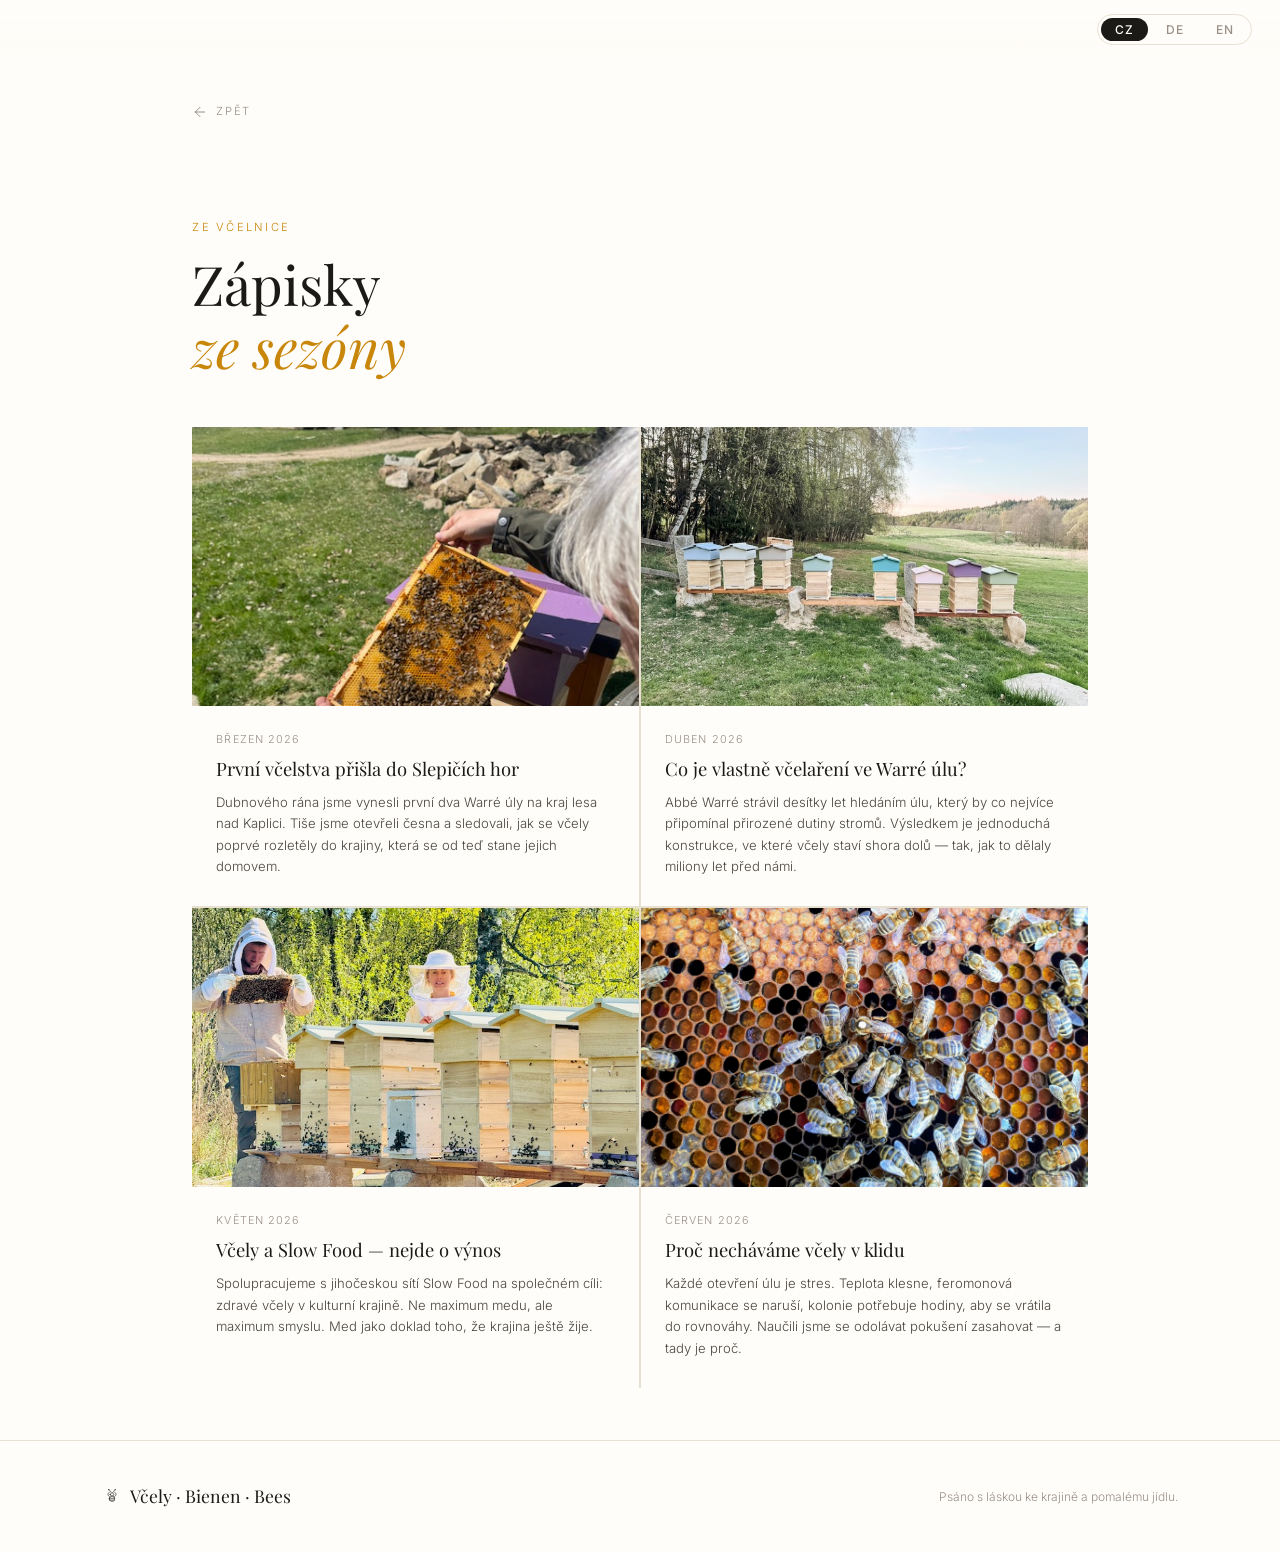
<file: clanky/index.html>
<!DOCTYPE html>
<html lang="cs">
<head>
  <meta charset="UTF-8"/>
  <meta name="viewport" content="width=device-width, initial-scale=1"/>
  <title>Zápisky ze včelnice · Včely</title>
  <meta name="description" content="Všechny zápisky ze včelnice v Slepičích horách."/>
  <link rel="preconnect" href="https://fonts.googleapis.com"/>
  <link rel="preconnect" href="https://fonts.gstatic.com" crossorigin/>
  <link href="https://fonts.googleapis.com/css2?family=Playfair+Display:ital,wght@0,400;0,600;1,400&family=Inter:wght@300;400;500&display=swap" rel="stylesheet"/>
  <link rel="stylesheet" href="../style.css"/>
</head>
<body>

<div class="lang-bar">
  <div class="lang-switcher">
    <button id="btn-cs" class="active" onclick="setLang('cs')">CZ</button>
    <button id="btn-de" onclick="setLang('de')">DE</button>
    <button id="btn-en" onclick="setLang('en')">EN</button>
  </div>
</div>

<div class="archive-top">
  <a class="back-link" href="../index.html">
    <svg width="16" height="16" viewBox="0 0 24 24" fill="none" stroke="currentColor" stroke-width="1.5" stroke-linecap="round" stroke-linejoin="round">
      <path d="M19 12H5M5 12l7 7M5 12l7-7"/>
    </svg>
    <span data-cs>Zpět</span>
    <span data-de>Zurück</span>
    <span data-en>Back</span>
  </a>

  <p class="section-label" style="margin-top:48px;" data-cs>Ze včelnice</p>
  <p class="section-label" style="margin-top:48px;" data-de>Aus dem Bienenstock</p>
  <p class="section-label" style="margin-top:48px;" data-en>From the apiary</p>

  <h1 data-cs>Zápisky<br/><em>ze sezóny</em></h1>
  <h1 data-de>Notizen<br/><em>aus der Saison</em></h1>
  <h1 data-en>Notes<br/><em>from the season</em></h1>

  <div class="archive-grid" data-shared>

    <!-- Post 1 -->
    <a class="post-card" href="prvni-vcely.html">
      <div class="post-card-img">
        <img src="../photos/plast.jpg" alt="Prohlídka plástu" style="width:100%;height:100%;object-fit:cover;display:block;object-position:center 30%;">
      </div>
      <div class="post-card-body">
        <div class="post-date" data-cs>Březen 2026</div>
        <div class="post-date" data-de>März 2026</div>
        <div class="post-date" data-en>March 2026</div>
        <div class="post-title" data-cs>První včelstva přišla do Slepičích hor</div>
        <div class="post-title" data-de>Die ersten Völker kommen in die Hühnerberge</div>
        <div class="post-title" data-en>The first colonies arrive in Slepičí Hory</div>
        <div class="post-excerpt" data-cs>Dubnového rána jsme vynesli první dva Warré úly na kraj lesa nad Kaplici. Tiše jsme otevřeli česna a sledovali, jak se včely poprvé rozletěly do krajiny, která se od teď stane jejich domovem.</div>
        <div class="post-excerpt" data-de>An einem Aprilmorgen trugen wir die ersten zwei Warré-Beuten an den Waldrand über Kaplice. Wir öffneten die Fluglöcher und beobachteten, wie die Bienen zum ersten Mal in die Landschaft ausflogen, die nun ihr Zuhause werden soll.</div>
        <div class="post-excerpt" data-en>On an April morning we carried the first two Warré hives to the forest edge above Kaplice. We quietly opened the entrances and watched as the bees flew out for the first time into the landscape that would from now on be their home.</div>
      </div>
    </a>

    <!-- Post 2 -->
    <a class="post-card" href="warre-ul.html">
      <div class="post-card-img">
        <img src="../photos/uly.jpg" alt="Warré úly na louce" style="width:100%;height:100%;object-fit:cover;display:block;object-position:center 60%;">
      </div>
      <div class="post-card-body">
        <div class="post-date" data-cs>Duben 2026</div>
        <div class="post-date" data-de>April 2026</div>
        <div class="post-date" data-en>April 2026</div>
        <div class="post-title" data-cs>Co je vlastně včelaření ve Warré úlu?</div>
        <div class="post-title" data-de>Was ist eigentlich Imkerei in der Warré-Beute?</div>
        <div class="post-title" data-en>What is beekeeping in a Warré hive, really?</div>
        <div class="post-excerpt" data-cs>Abbé Warré strávil desítky let hledáním úlu, který by co nejvíce připomínal přirozené dutiny stromů. Výsledkem je jednoduchá konstrukce, ve které včely staví shora dolů — tak, jak to dělaly miliony let před námi.</div>
        <div class="post-excerpt" data-de>Abbé Warré verbrachte Jahrzehnte damit, eine Beute zu finden, die natürlichen Baumhöhlen so nah wie möglich kommt. Das Ergebnis ist eine einfache Konstruktion, in der Bienen von oben nach unten bauen — so wie sie es Millionen von Jahren vor uns getan haben.</div>
        <div class="post-excerpt" data-en>Abbé Warré spent decades searching for a hive that would come as close as possible to natural tree cavities. The result is a simple design in which bees build from top to bottom — just as they have done for millions of years before us.</div>
      </div>
    </a>

    <!-- Post 3 -->
    <a class="post-card" href="slow-food.html">
      <div class="post-card-img">
        <img src="../photos/vcelari.jpg" alt="Včelaři u úlů" style="width:100%;height:100%;object-fit:cover;display:block;object-position:center 40%;">
      </div>
      <div class="post-card-body">
        <div class="post-date" data-cs>Květen 2026</div>
        <div class="post-date" data-de>Mai 2026</div>
        <div class="post-date" data-en>May 2026</div>
        <div class="post-title" data-cs>Včely a Slow Food — nejde o výnos</div>
        <div class="post-title" data-de>Bienen und Slow Food — es geht nicht um den Ertrag</div>
        <div class="post-title" data-en>Bees and Slow Food — it's not about yield</div>
        <div class="post-excerpt" data-cs>Spolupracujeme s jihočeskou sítí Slow Food na společném cíli: zdravé včely v kulturní krajině. Ne maximum medu, ale maximum smyslu. Med jako doklad toho, že krajina ještě žije.</div>
        <div class="post-excerpt" data-de>Wir arbeiten mit dem südböhmischen Slow-Food-Netzwerk an einem gemeinsamen Ziel: gesunde Bienen in der Kulturlandschaft. Nicht maximaler Honig, sondern maximaler Sinn. Honig als Zeugnis, dass die Landschaft noch lebt.</div>
        <div class="post-excerpt" data-en>We work with the South Bohemian Slow Food network towards a shared goal: healthy bees in a living landscape. Not maximum honey, but maximum meaning. Honey as evidence that the land is still alive.</div>
      </div>
    </a>

    <!-- Post 4 -->
    <a class="post-card" href="klid-vcelstva.html">
      <div class="post-card-img">
        <img src="../photos/hero.jpg" alt="Včely na plástvi" style="width:100%;height:100%;object-fit:cover;display:block;object-position:center 40%;">
      </div>
      <div class="post-card-body">
        <div class="post-date" data-cs>Červen 2026</div>
        <div class="post-date" data-de>Juni 2026</div>
        <div class="post-date" data-en>June 2026</div>
        <div class="post-title" data-cs>Proč necháváme včely v klidu</div>
        <div class="post-title" data-de>Warum wir die Bienen in Ruhe lassen</div>
        <div class="post-title" data-en>Why we leave the bees in peace</div>
        <div class="post-excerpt" data-cs>Každé otevření úlu je stres. Teplota klesne, feromonová komunikace se naruší, kolonie potřebuje hodiny, aby se vrátila do rovnováhy. Naučili jsme se odolávat pokušení zasahovat — a tady je proč.</div>
        <div class="post-excerpt" data-de>Jedes Öffnen des Stocks bedeutet Stress. Die Temperatur sinkt, die Pheromonkommunikation wird gestört, das Volk braucht Stunden, um ins Gleichgewicht zurückzufinden. Wir haben gelernt, dem Drang zum Eingreifen zu widerstehen — und hier ist der Grund.</div>
        <div class="post-excerpt" data-en>Every hive opening is stress. Temperature drops, pheromone communication is disrupted, the colony needs hours to return to balance. We have learned to resist the temptation to intervene — and here is why.</div>
      </div>
    </a>

  </div><!-- /archive-grid -->
</div><!-- /archive-top -->

<footer data-shared>
  <a class="footer-logo" href="../index.html" style="display:flex;align-items:center;gap:8px;text-decoration:none;color:inherit;">
    <svg width="20" height="20" viewBox="0 0 44 44" fill="none" stroke="currentColor" stroke-width="1.4" stroke-linecap="round" stroke-linejoin="round">
      <path d="M16 28C16 20 28 20 28 28C28 36 16 36 16 28Z"/>
      <path d="M18 19C18 14 26 14 26 19C26 23 18 23 18 19Z"/>
      <path d="M18 25C14 22 10 17 16 14"/>
      <path d="M26 25C30 22 34 17 28 14"/>
      <line x1="17" y1="27" x2="27" y2="27"/>
      <line x1="16.5" y1="31" x2="27.5" y2="31"/>
      <path d="M20 14C18 11 16 9 15 8"/>
      <path d="M24 14C26 11 28 9 29 8"/>
      <circle cx="15" cy="8" r="1.2" fill="currentColor" stroke="none"/>
      <circle cx="29" cy="8" r="1.2" fill="currentColor" stroke="none"/>
    </svg>
    Včely · Bienen · Bees
  </a>
  <div class="footer-note" data-cs>Psáno s láskou ke krajině a pomalému jídlu.</div>
  <div class="footer-note" data-de>Geschrieben mit Liebe zur Landschaft und zum langsamen Essen.</div>
  <div class="footer-note" data-en>Written with love for the land and slow food.</div>
</footer>

<script>
  function setLang(lang) {
    document.documentElement.lang = lang;
    document.getElementById('btn-cs').classList.toggle('active', lang === 'cs');
    document.getElementById('btn-de').classList.toggle('active', lang === 'de');
    document.getElementById('btn-en').classList.toggle('active', lang === 'en');
    localStorage.setItem('lang', lang);
  }
  const saved = localStorage.getItem('lang');
  if (saved === 'de' || saved === 'en') setLang(saved);
</script>
</body>
</html>
</file>
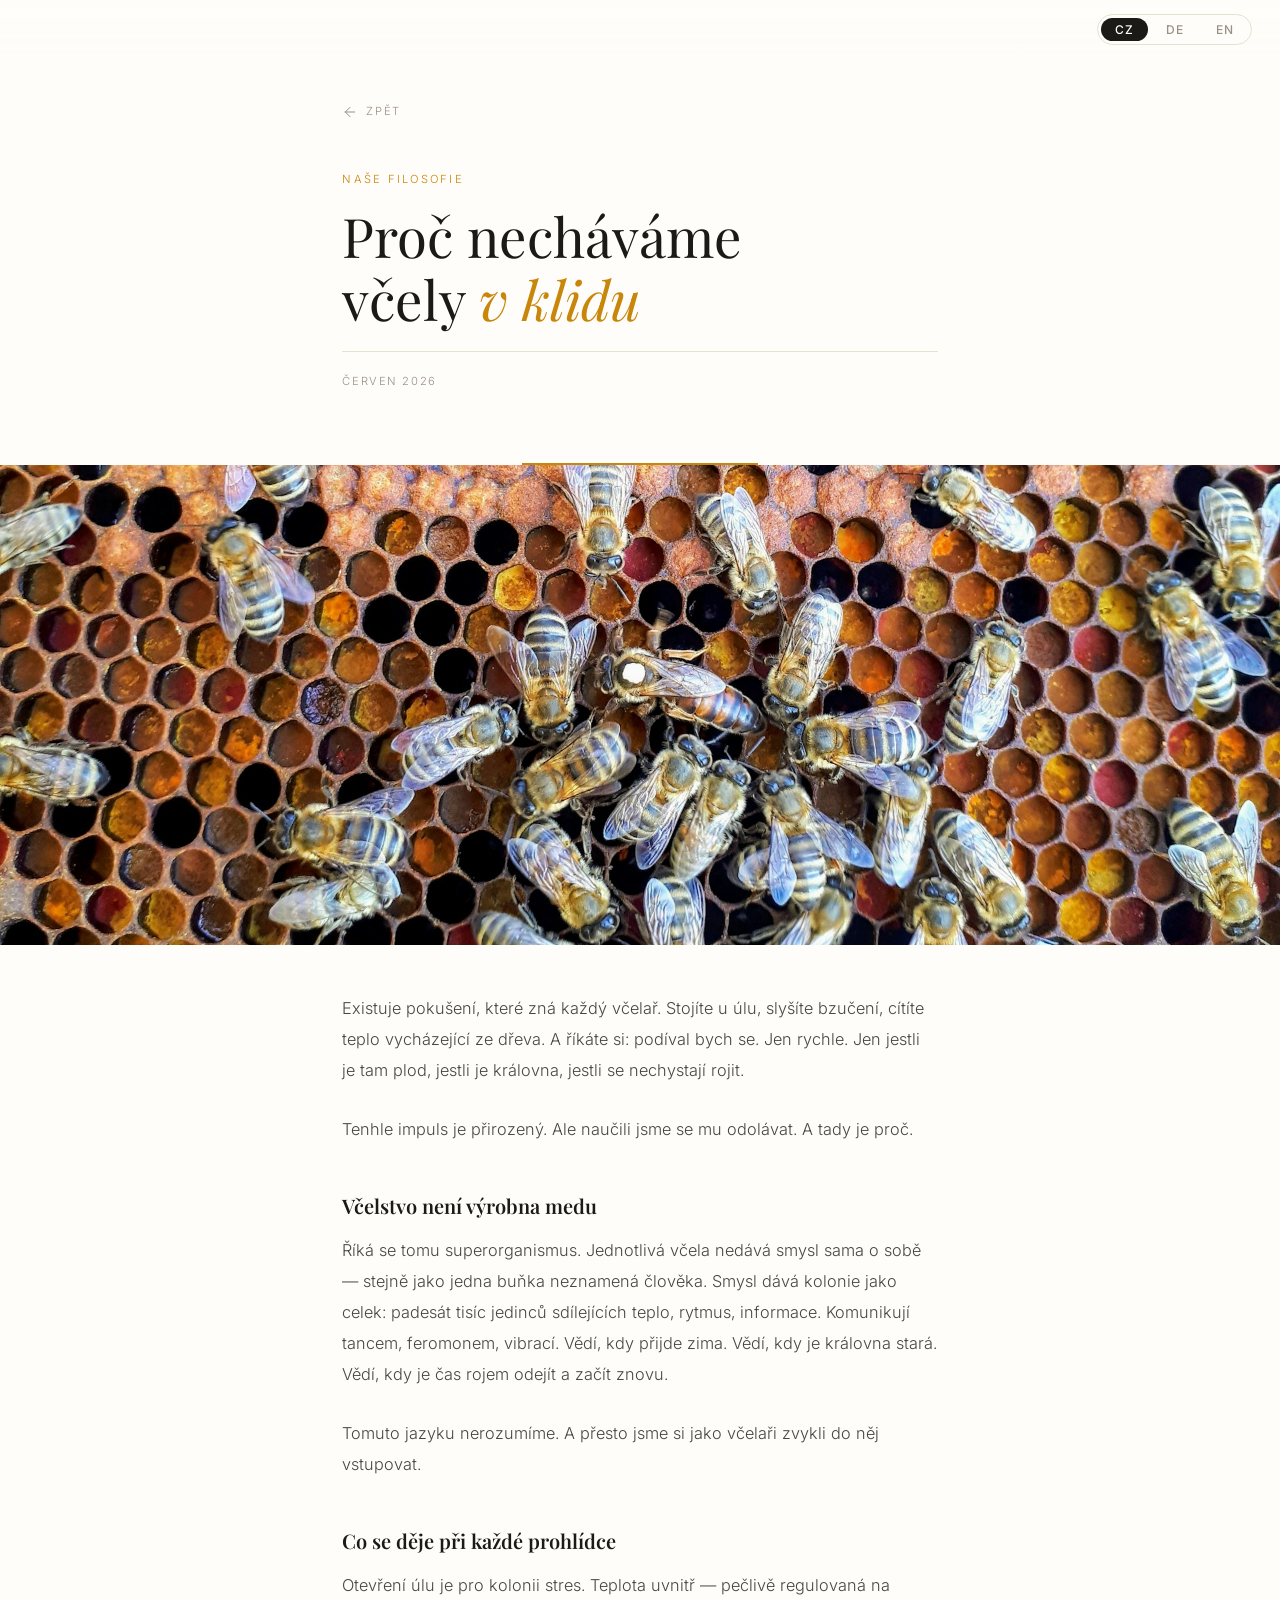
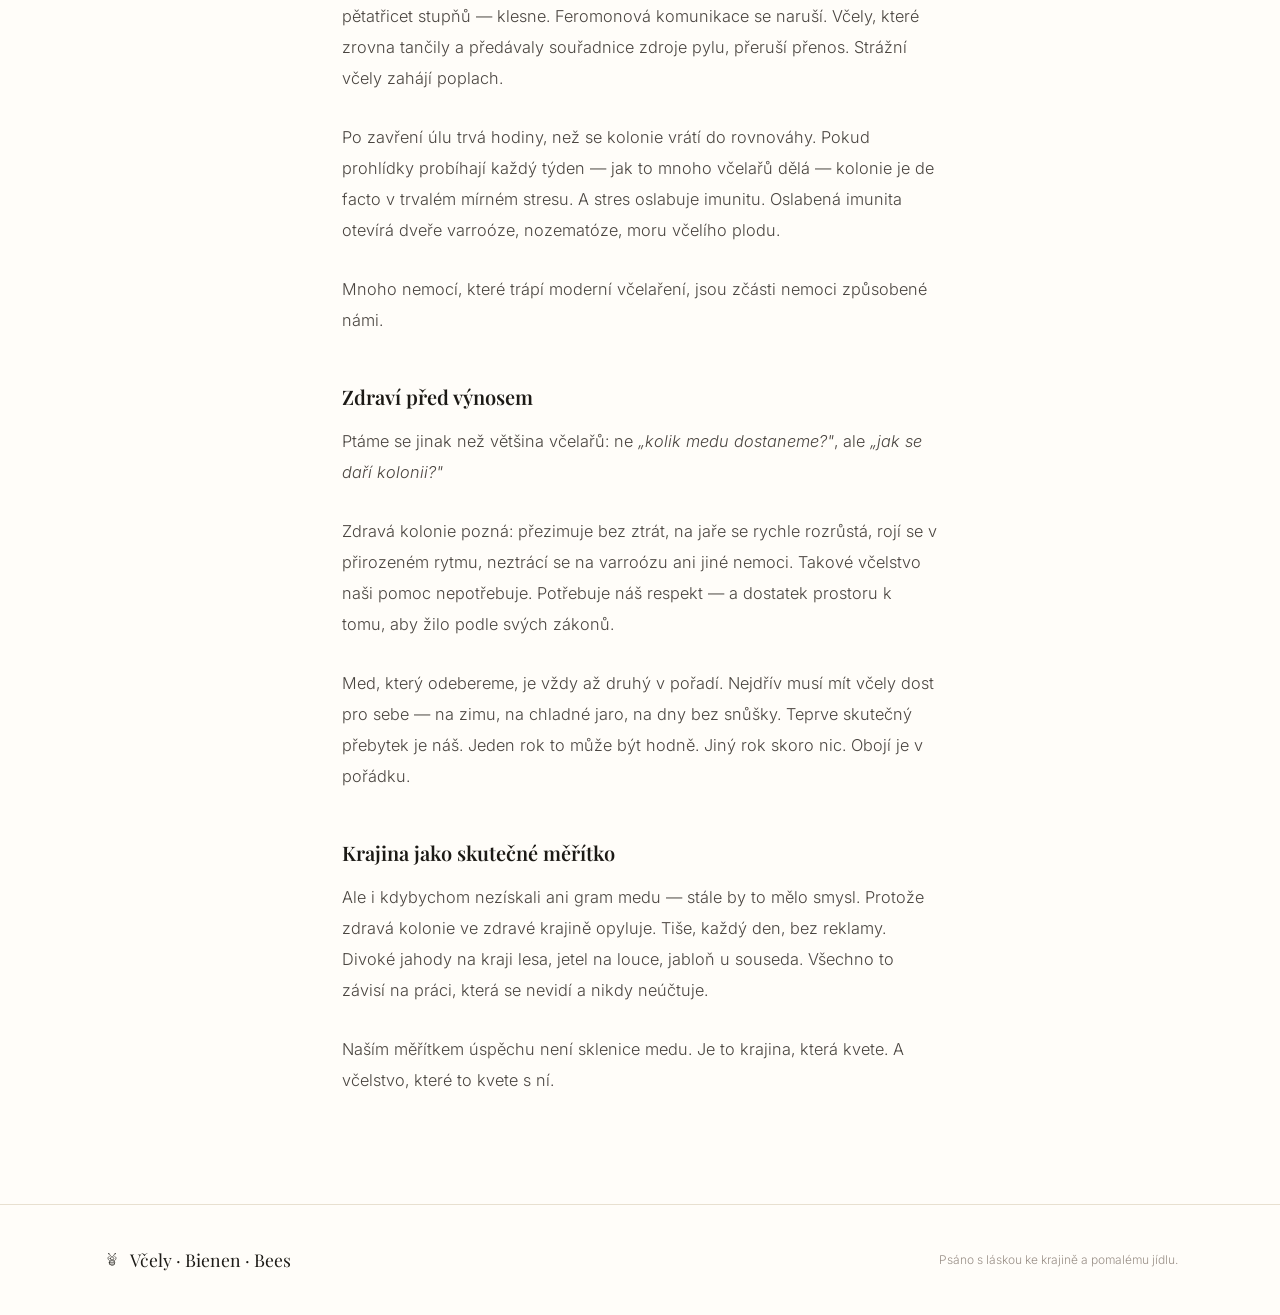
<file: clanky/klid-vcelstva.html>
<!DOCTYPE html>
<html lang="cs">
<head>
  <meta charset="UTF-8"/>
  <meta name="viewport" content="width=device-width, initial-scale=1"/>
  <title>Proč necháváme včely v klidu · Včely</title>
  <meta name="description" content="Proč nám nejde o maximální výnos medu, ale o prosperitu včelstva a krajiny."/>
  <link rel="preconnect" href="https://fonts.googleapis.com"/>
  <link rel="preconnect" href="https://fonts.gstatic.com" crossorigin/>
  <link href="https://fonts.googleapis.com/css2?family=Playfair+Display:ital,wght@0,400;0,600;1,400&family=Inter:wght@300;400;500&display=swap" rel="stylesheet"/>
  <link rel="stylesheet" href="../style.css"/>
</head>
<body>

<div class="lang-bar">
  <div class="lang-switcher">
    <button id="btn-cs" class="active" onclick="setLang('cs')">CZ</button>
    <button id="btn-de" onclick="setLang('de')">DE</button>
    <button id="btn-en" onclick="setLang('en')">EN</button>
  </div>
</div>

<div class="article-top">
  <a class="back-link" href="../index.html">
    <svg width="16" height="16" viewBox="0 0 24 24" fill="none" stroke="currentColor" stroke-width="1.5" stroke-linecap="round" stroke-linejoin="round">
      <path d="M19 12H5M5 12l7 7M5 12l7-7"/>
    </svg>
    <span data-cs>Zpět</span>
    <span data-de>Zurück</span>
    <span data-en>Back</span>
  </a>

  <p class="section-label" data-cs>Naše filosofie</p>
  <p class="section-label" data-de>Unsere Philosophie</p>
  <p class="section-label" data-en>Our philosophy</p>

  <h1 data-cs>Proč necháváme<br/>včely <em>v klidu</em></h1>
  <h1 data-de>Warum wir die Bienen<br/><em>in Ruhe lassen</em></h1>
  <h1 data-en>Why we leave<br/>the bees <em>in peace</em></h1>

  <p class="article-meta" data-cs>Červen 2026</p>
  <p class="article-meta" data-de>Juni 2026</p>
  <p class="article-meta" data-en>June 2026</p>
</div>

<div class="article-divider" style="max-width:800px;margin:0 auto 0;padding:0 8vw;box-sizing:content-box;"></div>

<div class="full-img" style="max-height:480px;margin-bottom:0;">
  <img src="../photos/hero.jpg" alt="Včely na plástvi" style="width:100%;height:100%;object-fit:cover;display:block;object-position:center 40%;">
</div>

<div class="article-body">

  <!-- CZ -->
  <div data-cs>
    <p>Existuje pokušení, které zná každý včelař. Stojíte u úlu, slyšíte bzučení, cítíte teplo vycházející ze dřeva. A říkáte si: podíval bych se. Jen rychle. Jen jestli je tam plod, jestli je královna, jestli se nechystají rojit.</p>
    <p>Tenhle impuls je přirozený. Ale naučili jsme se mu odolávat. A tady je proč.</p>

    <h3>Včelstvo není výrobna medu</h3>
    <p>Říká se tomu superorganismus. Jednotlivá včela nedává smysl sama o sobě — stejně jako jedna buňka neznamená člověka. Smysl dává kolonie jako celek: padesát tisíc jedinců sdílejících teplo, rytmus, informace. Komunikují tancem, feromonem, vibrací. Vědí, kdy přijde zima. Vědí, kdy je královna stará. Vědí, kdy je čas rojem odejít a začít znovu.</p>
    <p>Tomuto jazyku nerozumíme. A přesto jsme si jako včelaři zvykli do něj vstupovat.</p>

    <h3>Co se děje při každé prohlídce</h3>
    <p>Otevření úlu je pro kolonii stres. Teplota uvnitř — pečlivě regulovaná na pětatřicet stupňů — klesne. Feromonová komunikace se naruší. Včely, které zrovna tančily a předávaly souřadnice zdroje pylu, přeruší přenos. Strážní včely zahájí poplach.</p>
    <p>Po zavření úlu trvá hodiny, než se kolonie vrátí do rovnováhy. Pokud prohlídky probíhají každý týden — jak to mnoho včelařů dělá — kolonie je de facto v trvalém mírném stresu. A stres oslabuje imunitu. Oslabená imunita otevírá dveře varroóze, nozematóze, moru včelího plodu.</p>
    <p>Mnoho nemocí, které trápí moderní včelaření, jsou zčásti nemoci způsobené námi.</p>

    <h3>Zdraví před výnosem</h3>
    <p>Ptáme se jinak než většina včelařů: ne <em>„kolik medu dostaneme?"</em>, ale <em>„jak se daří kolonii?"</em></p>
    <p>Zdravá kolonie pozná: přezimuje bez ztrát, na jaře se rychle rozrůstá, rojí se v přirozeném rytmu, neztrácí se na varroózu ani jiné nemoci. Takové včelstvo naši pomoc nepotřebuje. Potřebuje náš respekt — a dostatek prostoru k tomu, aby žilo podle svých zákonů.</p>
    <p>Med, který odebereme, je vždy až druhý v pořadí. Nejdřív musí mít včely dost pro sebe — na zimu, na chladné jaro, na dny bez snůšky. Teprve skutečný přebytek je náš. Jeden rok to může být hodně. Jiný rok skoro nic. Obojí je v pořádku.</p>

    <h3>Krajina jako skutečné měřítko</h3>
    <p>Ale i kdybychom nezískali ani gram medu — stále by to mělo smysl. Protože zdravá kolonie ve zdravé krajině opyluje. Tiše, každý den, bez reklamy. Divoké jahody na kraji lesa, jetel na louce, jabloň u souseda. Všechno to závisí na práci, která se nevidí a nikdy neúčtuje.</p>
    <p>Naším měřítkem úspěchu není sklenice medu. Je to krajina, která kvete. A včelstvo, které to kvete s ní.</p>
  </div>

  <!-- DE -->
  <div data-de>
    <p>Es gibt eine Versuchung, die jeder Imker kennt. Man steht am Stock, hört das Summen, spürt die Wärme, die aus dem Holz strömt. Und denkt: Ich würde kurz nachschauen. Nur schnell. Nur ob Brut da ist, ob die Königin da ist, ob sie schwärmen wollen.</p>
    <p>Dieser Impuls ist natürlich. Aber wir haben gelernt, ihm zu widerstehen. Und hier ist der Grund.</p>

    <h3>Ein Bienenvolk ist keine Honigfabrik</h3>
    <p>Man nennt es Superorganismus. Eine einzelne Biene ergibt für sich allein keinen Sinn — genauso wie eine einzelne Zelle keinen Menschen ausmacht. Sinn ergibt das Volk als Ganzes: fünfzigtausend Individuen, die Wärme, Rhythmus und Informationen teilen. Sie kommunizieren durch Tanz, Pheromon, Vibration. Sie wissen, wann der Winter kommt. Sie wissen, wann die Königin alt ist. Sie wissen, wann es Zeit ist, mit einem Schwarm aufzubrechen und neu anzufangen.</p>
    <p>Diese Sprache verstehen wir nicht. Und trotzdem haben wir uns als Imker daran gewöhnt, in sie einzugreifen.</p>

    <h3>Was bei jeder Kontrolle passiert</h3>
    <p>Das Öffnen des Stocks ist für das Volk Stress. Die Innentemperatur — sorgfältig auf fünfunddreißig Grad reguliert — sinkt. Die Pheromonkommunikation wird gestört. Bienen, die gerade tanzten und Koordinaten einer Pollenquelle weitergaben, unterbrechen die Übertragung. Wächterbienen lösen Alarm aus.</p>
    <p>Nach dem Schließen des Stocks dauert es Stunden, bis das Volk wieder ins Gleichgewicht findet. Wenn Kontrollen wöchentlich stattfinden — wie viele Imker es tun — befindet sich das Volk de facto in dauerhaftem leichtem Stress. Stress schwächt das Immunsystem. Ein geschwächtes Immunsystem öffnet die Tür für Varroa, Nosema und Faulbrut.</p>
    <p>Viele Krankheiten, die die moderne Imkerei plagen, sind zum Teil Krankheiten, die wir selbst verursacht haben.</p>

    <h3>Gesundheit vor Ertrag</h3>
    <p>Wir stellen eine andere Frage als die meisten Imker: nicht <em>„Wie viel Honig bekommen wir?"</em>, sondern <em>„Wie geht es dem Volk?"</em></p>
    <p>Ein gesundes Volk erkennt man daran: Es überwintert verlustfrei, wächst im Frühjahr schnell, schwarmt im natürlichen Rhythmus und verliert sich nicht an Varroa oder andere Krankheiten. So ein Volk braucht unsere Hilfe nicht. Es braucht unseren Respekt — und genügend Raum, um nach seinen eigenen Gesetzen zu leben.</p>
    <p>Der Honig, den wir entnehmen, kommt immer an zweiter Stelle. Zuerst müssen die Bienen genug für sich haben — für den Winter, für das kühle Frühjahr, für Tage ohne Tracht. Erst der echte Überschuss gehört uns. Ein Jahr kann das viel sein. Ein anderes Jahr fast nichts. Beides ist in Ordnung.</p>

    <h3>Die Landschaft als eigentlicher Maßstab</h3>
    <p>Aber selbst wenn wir kein einziges Gramm Honig bekämen — es würde trotzdem einen Sinn ergeben. Denn ein gesundes Volk in einer gesunden Landschaft bestäubt. Leise, jeden Tag, ohne Werbung. Die Walderdbeeren am Waldrand, den Klee auf der Wiese, den Apfelbaum beim Nachbarn. All das hängt von einer Arbeit ab, die man nicht sieht und die niemand in Rechnung stellt.</p>
    <p>Unser Erfolgsmaßstab ist kein Honigglas. Es ist eine Landschaft, die blüht. Und ein Volk, das mit ihr blüht.</p>
  </div>

  <!-- EN -->
  <div data-en>
    <p>There is a temptation that every beekeeper knows. You stand at the hive, hear the hum, feel the warmth coming from the wood. And you think: I would just take a look. Quickly. Just to see if there is brood, if the queen is there, if they are thinking about swarming.</p>
    <p>This impulse is natural. But we have learned to resist it. And here is why.</p>

    <h3>A colony is not a honey factory</h3>
    <p>It is called a superorganism. A single bee makes no sense on its own — just as a single cell does not make a person. The colony as a whole makes sense: fifty thousand individuals sharing warmth, rhythm, information. They communicate through dance, pheromone, vibration. They know when winter is coming. They know when the queen is old. They know when it is time to swarm and begin again.</p>
    <p>We do not understand this language. And yet we have grown accustomed, as beekeepers, to interrupting it.</p>

    <h3>What happens at every inspection</h3>
    <p>Opening a hive is stress for the colony. The internal temperature — carefully regulated at thirty-five degrees — drops. Pheromone communication is disrupted. Bees that were dancing and passing on the coordinates of a pollen source break off the transmission. Guard bees trigger an alarm.</p>
    <p>After the hive is closed, it takes hours for the colony to return to equilibrium. If inspections happen every week — as many beekeepers do — the colony is effectively in a state of permanent low-level stress. Stress weakens immunity. Weakened immunity opens the door to varroa, nosema and foulbrood.</p>
    <p>Many of the diseases that afflict modern beekeeping are partly diseases of our own making.</p>

    <h3>Health before yield</h3>
    <p>We ask a different question than most beekeepers: not <em>"how much honey will we get?"</em> but <em>"how is the colony doing?"</em></p>
    <p>A healthy colony shows itself: it overwinters without losses, expands rapidly in spring, swarms in its natural rhythm, and does not succumb to varroa or other diseases. Such a colony does not need our help. It needs our respect — and enough space to live according to its own laws.</p>
    <p>The honey we take is always second in order of priority. First the bees must have enough for themselves — for winter, for cold springs, for days without a nectar flow. Only the genuine surplus is ours. One year that may be a lot. Another year almost nothing. Both are fine.</p>

    <h3>The landscape as the real measure</h3>
    <p>But even if we harvested not a single gram of honey — it would still have meaning. Because a healthy colony in a healthy landscape pollinates. Quietly, every day, without publicity. The wild strawberries at the forest edge, the clover in the meadow, the apple tree at the neighbour's. All of it depends on work that is invisible and that no one ever invoices.</p>
    <p>Our measure of success is not a jar of honey. It is a landscape in bloom. And a colony that blooms with it.</p>
  </div>

</div>

<footer data-shared>
  <a class="footer-logo" href="../index.html" style="display:flex;align-items:center;gap:8px;text-decoration:none;color:inherit;">
    <svg width="20" height="20" viewBox="0 0 44 44" fill="none" stroke="currentColor" stroke-width="1.4" stroke-linecap="round" stroke-linejoin="round">
      <path d="M16 28C16 20 28 20 28 28C28 36 16 36 16 28Z"/>
      <path d="M18 19C18 14 26 14 26 19C26 23 18 23 18 19Z"/>
      <path d="M18 25C14 22 10 17 16 14"/>
      <path d="M26 25C30 22 34 17 28 14"/>
      <line x1="17" y1="27" x2="27" y2="27"/>
      <line x1="16.5" y1="31" x2="27.5" y2="31"/>
      <path d="M20 14C18 11 16 9 15 8"/>
      <path d="M24 14C26 11 28 9 29 8"/>
      <circle cx="15" cy="8" r="1.2" fill="currentColor" stroke="none"/>
      <circle cx="29" cy="8" r="1.2" fill="currentColor" stroke="none"/>
    </svg>
    Včely · Bienen · Bees
  </a>
  <div class="footer-note" data-cs>Psáno s láskou ke krajině a pomalému jídlu.</div>
  <div class="footer-note" data-de>Geschrieben mit Liebe zur Landschaft und zum langsamen Essen.</div>
  <div class="footer-note" data-en>Written with love for the land and slow food.</div>
</footer>

<script>
  function setLang(lang) {
    document.documentElement.lang = lang;
    document.getElementById('btn-cs').classList.toggle('active', lang === 'cs');
    document.getElementById('btn-de').classList.toggle('active', lang === 'de');
    document.getElementById('btn-en').classList.toggle('active', lang === 'en');
    localStorage.setItem('lang', lang);
  }
  const saved = localStorage.getItem('lang');
  if (saved === 'de' || saved === 'en') setLang(saved);
</script>
</body>
</html>
</file>
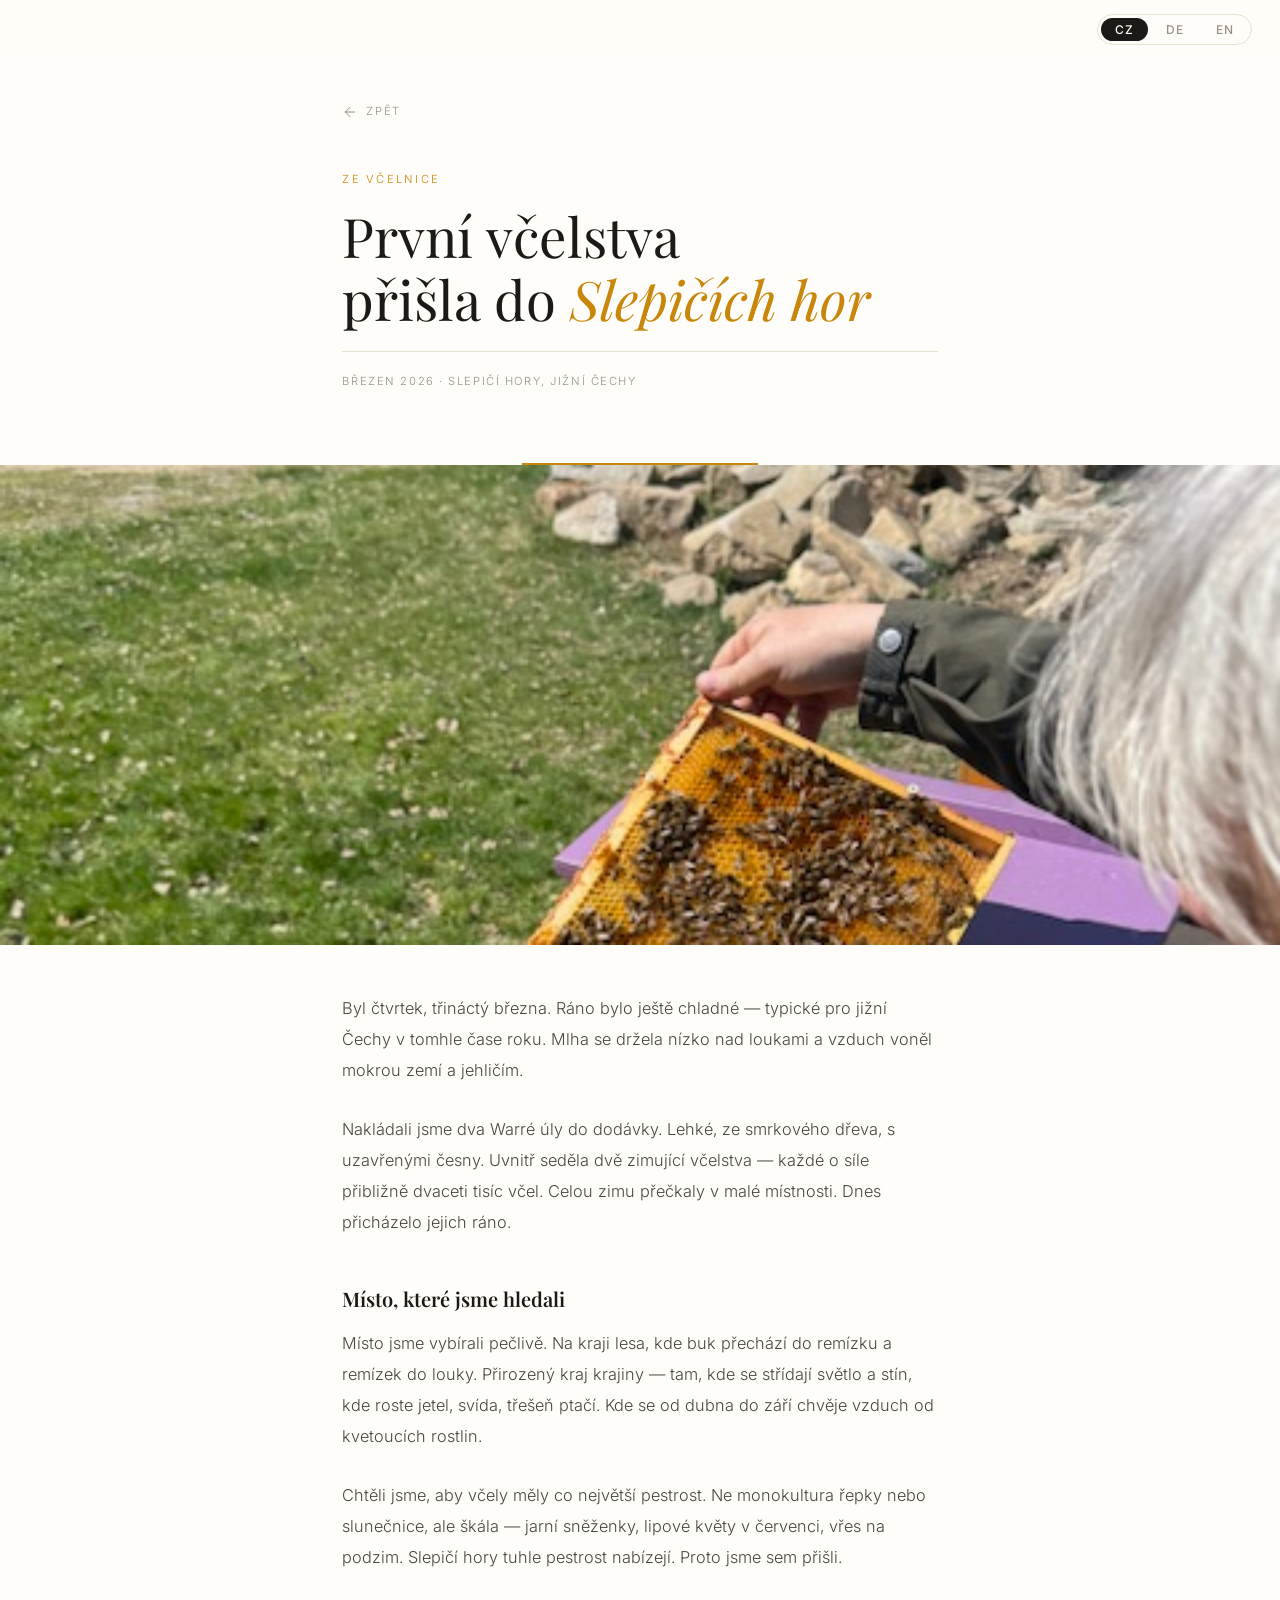
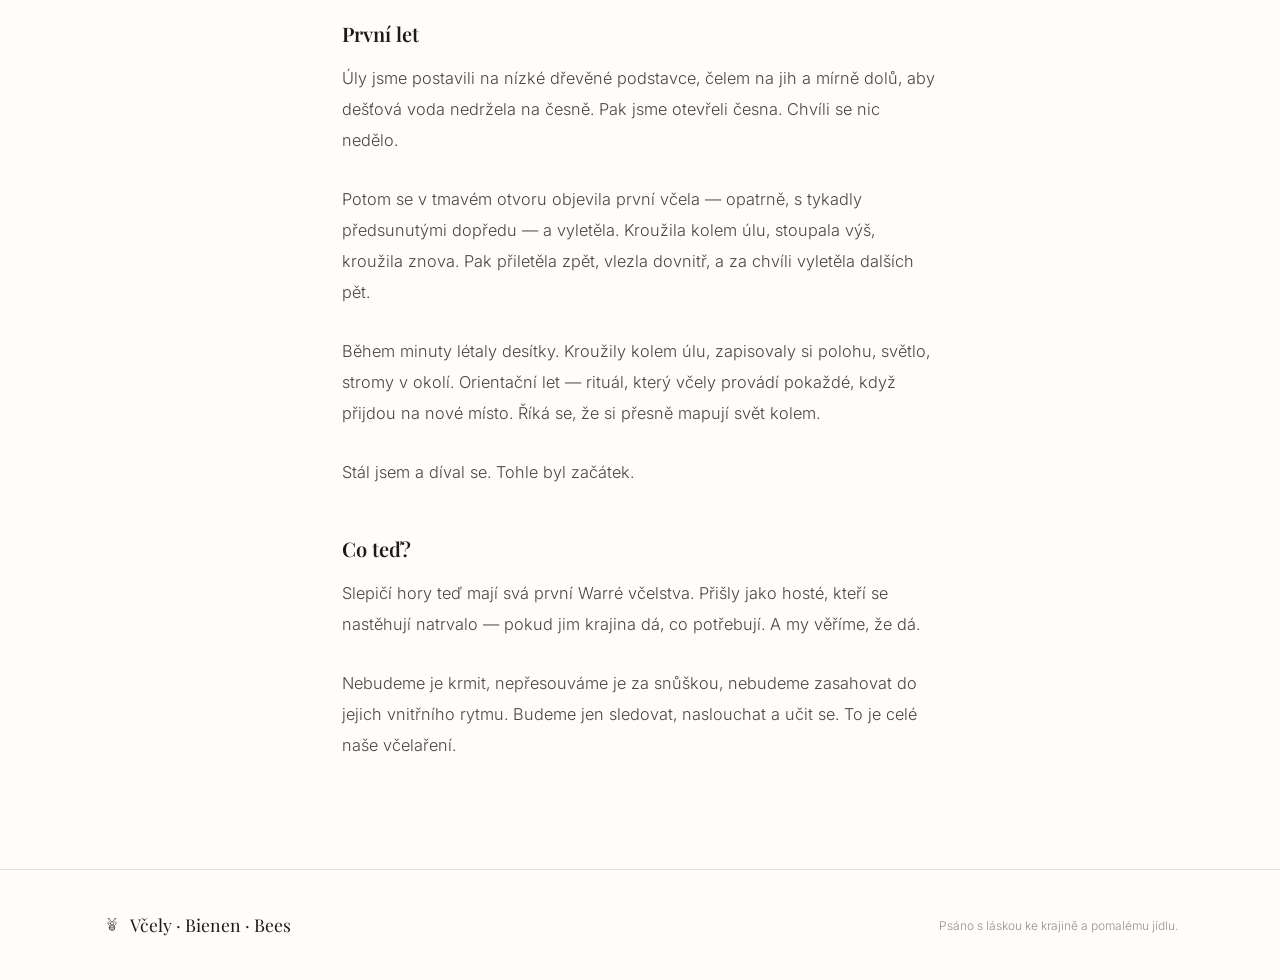
<file: clanky/prvni-vcely.html>
<!DOCTYPE html>
<html lang="cs">
<head>
  <meta charset="UTF-8"/>
  <meta name="viewport" content="width=device-width, initial-scale=1"/>
  <title data-cs>První včelstva přišla do Slepičích hor · Včely</title>
  <meta name="description" content="Příběh prvního osazení Warré úlů v přírodě Slepičích hor."/>
  <link rel="preconnect" href="https://fonts.googleapis.com"/>
  <link rel="preconnect" href="https://fonts.gstatic.com" crossorigin/>
  <link href="https://fonts.googleapis.com/css2?family=Playfair+Display:ital,wght@0,400;0,600;1,400&family=Inter:wght@300;400;500&display=swap" rel="stylesheet"/>
  <link rel="stylesheet" href="../style.css"/>
</head>
<body>

<!-- Language bar -->
<div class="lang-bar">
  <div class="lang-switcher">
    <button id="btn-cs" class="active" onclick="setLang('cs')">CZ</button>
    <button id="btn-de" onclick="setLang('de')">DE</button>
    <button id="btn-en" onclick="setLang('en')">EN</button>
  </div>
</div>

<!-- Article header -->
<div class="article-top">
  <a class="back-link" href="../index.html">
    <svg width="16" height="16" viewBox="0 0 24 24" fill="none" stroke="currentColor" stroke-width="1.5" stroke-linecap="round" stroke-linejoin="round">
      <path d="M19 12H5M5 12l7 7M5 12l7-7"/>
    </svg>
    <span data-cs>Zpět</span>
    <span data-de>Zurück</span>
    <span data-en>Back</span>
  </a>

  <p class="section-label" data-cs>Ze včelnice</p>
  <p class="section-label" data-de>Aus dem Bienenstock</p>
  <p class="section-label" data-en>From the apiary</p>

  <h1 data-cs>První včelstva<br/>přišla do <em>Slepičích hor</em></h1>
  <h1 data-de>Die ersten Völker<br/>kommen in die <em>Hühnerberge</em></h1>
  <h1 data-en>The first colonies<br/>arrive in <em>Slepičí Hory</em></h1>

  <p class="article-meta" data-cs>Březen 2026 · Slepičí hory, jižní Čechy</p>
  <p class="article-meta" data-de>März 2026 · Hühnerberge, Südböhmen</p>
  <p class="article-meta" data-en>March 2026 · Slepičí Hory, South Bohemia</p>
</div>

<div class="article-divider" style="max-width:800px;margin:0 auto 0;padding:0 8vw;box-sizing:content-box;"></div>

<div class="full-img" style="max-height:480px;margin-bottom:0;">
  <img src="../photos/plast.jpg" alt="Prohlídka plástu" style="width:100%;height:100%;object-fit:cover;display:block;object-position:center 30%;">
</div>

<!-- Article body -->
<div class="article-body">

  <!-- CZ -->
  <div data-cs>
    <p>Byl čtvrtek, třináctý března. Ráno bylo ještě chladné — typické pro jižní Čechy v tomhle čase roku. Mlha se držela nízko nad loukami a vzduch voněl mokrou zemí a jehličím.</p>
    <p>Nakládali jsme dva Warré úly do dodávky. Lehké, ze smrkového dřeva, s uzavřenými česny. Uvnitř seděla dvě zimující včelstva — každé o síle přibližně dvaceti tisíc včel. Celou zimu přečkaly v malé místnosti. Dnes přicházelo jejich ráno.</p>
    <h3>Místo, které jsme hledali</h3>
    <p>Místo jsme vybírali pečlivě. Na kraji lesa, kde buk přechází do remízku a remízek do louky. Přirozený kraj krajiny — tam, kde se střídají světlo a stín, kde roste jetel, svída, třešeň ptačí. Kde se od dubna do září chvěje vzduch od kvetoucích rostlin.</p>
    <p>Chtěli jsme, aby včely měly co největší pestrost. Ne monokultura řepky nebo slunečnice, ale škála — jarní sněženky, lipové květy v červenci, vřes na podzim. Slepičí hory tuhle pestrost nabízejí. Proto jsme sem přišli.</p>
    <h3>První let</h3>
    <p>Úly jsme postavili na nízké dřevěné podstavce, čelem na jih a mírně dolů, aby dešťová voda nedržela na česně. Pak jsme otevřeli česna. Chvíli se nic nedělo.</p>
    <p>Potom se v tmavém otvoru objevila první včela — opatrně, s tykadly předsunutými dopředu — a vyletěla. Kroužila kolem úlu, stoupala výš, kroužila znova. Pak přiletěla zpět, vlezla dovnitř, a za chvíli vyletěla dalších pět.</p>
    <p>Během minuty létaly desítky. Kroužily kolem úlu, zapisovaly si polohu, světlo, stromy v okolí. Orientační let — rituál, který včely provádí pokaždé, když přijdou na nové místo. Říká se, že si přesně mapují svět kolem.</p>
    <p>Stál jsem a díval se. Tohle byl začátek.</p>
    <h3>Co teď?</h3>
    <p>Slepičí hory teď mají svá první Warré včelstva. Přišly jako hosté, kteří se nastěhují natrvalo — pokud jim krajina dá, co potřebují. A my věříme, že dá.</p>
    <p>Nebudeme je krmit, nepřesouváme je za snůškou, nebudeme zasahovat do jejich vnitřního rytmu. Budeme jen sledovat, naslouchat a učit se. To je celé naše včelaření.</p>
  </div>

  <!-- DE -->
  <div data-de>
    <p>Es war Donnerstag, der dreizehnte März. Der Morgen war noch kühl — typisch für Südböhmen um diese Jahreszeit. Nebel lag tief über den Wiesen, und die Luft roch nach feuchter Erde und Nadelholz.</p>
    <p>Wir luden zwei Warré-Beuten in den Transporter. Leicht, aus Fichtenholz, mit geschlossenen Fluglöchern. Drinnen saßen zwei überwinternde Völker — jedes mit etwa zwanzigtausend Bienen. Den ganzen Winter hatten sie in einem kleinen Raum verbracht. Heute war ihr Morgen.</p>
    <h3>Der Standort, den wir suchten</h3>
    <p>Den Standort hatten wir sorgfältig ausgewählt. Am Waldrand, wo die Buche in ein Feldgehölz übergeht und das Gehölz in eine Wiese. Ein natürlicher Saum der Landschaft — dort, wo sich Licht und Schatten abwechseln, wo Klee, Hartriegel und Vogelkirsche wachsen. Wo die Luft von April bis September von blühenden Pflanzen vibriert.</p>
    <p>Wir wollten, dass die Bienen die größtmögliche Vielfalt haben. Keine Monokultur aus Raps oder Sonnenblumen, sondern eine Bandbreite — Frühjahrsschneeglöckchen, Lindenblüten im Juli, Heidekraut im Herbst. Die Hühnerberge bieten diese Vielfalt. Deshalb sind wir hierher gekommen.</p>
    <h3>Der erste Ausflug</h3>
    <p>Wir stellten die Beuten auf niedrige Holzständer, mit Blick nach Süden und leicht geneigt, damit Regenwasser nicht am Flugloch stehen bleibt. Dann öffneten wir die Fluglöcher. Eine Weile geschah nichts.</p>
    <p>Dann erschien im dunklen Loch die erste Biene — vorsichtig, mit vorgestreckten Fühlern — und flog aus. Sie kreiste um die Beute, stieg höher, kreiste wieder. Dann kehrte sie zurück, ging hinein, und kurz darauf flogen fünf weitere aus.</p>
    <p>Innerhalb einer Minute flogen Dutzende. Sie kreisten um die Beute, prägten sich Position, Licht und die umliegenden Bäume ein. Orientierungsflug — ein Ritual, das Bienen jedes Mal vollziehen, wenn sie an einen neuen Ort kommen. Man sagt, sie kartieren dabei die Welt um sich herum ganz genau.</p>
    <p>Ich stand und schaute zu. Das war der Anfang.</p>
    <h3>Was nun?</h3>
    <p>Die Hühnerberge haben jetzt ihre ersten Warré-Völker. Sie kamen als Gäste, die dauerhaft einziehen — wenn die Landschaft ihnen gibt, was sie brauchen. Und wir glauben, dass sie es wird.</p>
    <p>Wir werden sie nicht füttern, nicht nach dem Nektar versetzen, nicht in ihren inneren Rhythmus eingreifen. Wir werden nur beobachten, zuhören und lernen. Das ist unsere gesamte Imkerei.</p>
  </div>

  <!-- EN -->
  <div data-en>
    <p>It was Thursday, the thirteenth of March. The morning was still cold — typical for South Bohemia at this time of year. Mist hung low over the meadows and the air smelled of wet earth and pine.</p>
    <p>We loaded two Warré hives into the van. Light, made of spruce wood, with their entrances closed. Inside sat two wintering colonies — each with around twenty thousand bees. They had spent the whole winter in a small room. Today was their morning.</p>
    <h3>The place we were looking for</h3>
    <p>We had chosen the site carefully. At the edge of the forest, where beech gives way to a copse and the copse opens into a meadow. A natural margin of the landscape — where light and shadow alternate, where clover, dogwood and bird cherry grow. Where the air hums with flowering plants from April to September.</p>
    <p>We wanted the bees to have as much variety as possible. Not a monoculture of rapeseed or sunflowers, but a range — spring snowdrops, linden blossom in July, heather in autumn. Slepičí Hory offers this diversity. That is why we came here.</p>
    <h3>The first flight</h3>
    <p>We set the hives on low wooden stands, facing south and angled slightly downward so that rainwater would not sit at the entrance. Then we opened the entrances. For a moment nothing happened.</p>
    <p>Then in the dark opening the first bee appeared — cautious, antennae extended — and flew out. She circled the hive, climbed higher, circled again. Then she returned, went inside, and shortly afterwards five more flew out.</p>
    <p>Within a minute, dozens were flying. They circled the hive, recording its position, the light, the trees around it. An orientation flight — a ritual bees perform every time they arrive somewhere new. It is said they map the world around them with remarkable precision.</p>
    <p>I stood and watched. This was the beginning.</p>
    <h3>What now?</h3>
    <p>Slepičí Hory now has its first Warré colonies. They came as guests who intend to stay — if the landscape gives them what they need. And we believe it will.</p>
    <p>We will not feed them, not move them to follow the nectar flow, not interfere with their inner rhythm. We will only watch, listen and learn. That is the whole of our beekeeping.</p>
  </div>

</div>

<!-- Footer -->
<footer data-shared>
  <a class="footer-logo" href="../index.html" style="display:flex;align-items:center;gap:8px;text-decoration:none;color:inherit;">
    <svg width="20" height="20" viewBox="0 0 44 44" fill="none" stroke="currentColor" stroke-width="1.4" stroke-linecap="round" stroke-linejoin="round">
      <path d="M16 28C16 20 28 20 28 28C28 36 16 36 16 28Z"/>
      <path d="M18 19C18 14 26 14 26 19C26 23 18 23 18 19Z"/>
      <path d="M18 25C14 22 10 17 16 14"/>
      <path d="M26 25C30 22 34 17 28 14"/>
      <line x1="17" y1="27" x2="27" y2="27"/>
      <line x1="16.5" y1="31" x2="27.5" y2="31"/>
      <path d="M20 14C18 11 16 9 15 8"/>
      <path d="M24 14C26 11 28 9 29 8"/>
      <circle cx="15" cy="8" r="1.2" fill="currentColor" stroke="none"/>
      <circle cx="29" cy="8" r="1.2" fill="currentColor" stroke="none"/>
    </svg>
    Včely · Bienen · Bees
  </a>
  <div class="footer-note" data-cs>Psáno s láskou ke krajině a pomalému jídlu.</div>
  <div class="footer-note" data-de>Geschrieben mit Liebe zur Landschaft und zum langsamen Essen.</div>
  <div class="footer-note" data-en>Written with love for the land and slow food.</div>
</footer>

<script>
  function setLang(lang) {
    document.documentElement.lang = lang;
    document.getElementById('btn-cs').classList.toggle('active', lang === 'cs');
    document.getElementById('btn-de').classList.toggle('active', lang === 'de');
    document.getElementById('btn-en').classList.toggle('active', lang === 'en');
    localStorage.setItem('lang', lang);
  }
  const saved = localStorage.getItem('lang');
  if (saved === 'de' || saved === 'en') setLang(saved);
</script>
</body>
</html>
</file>
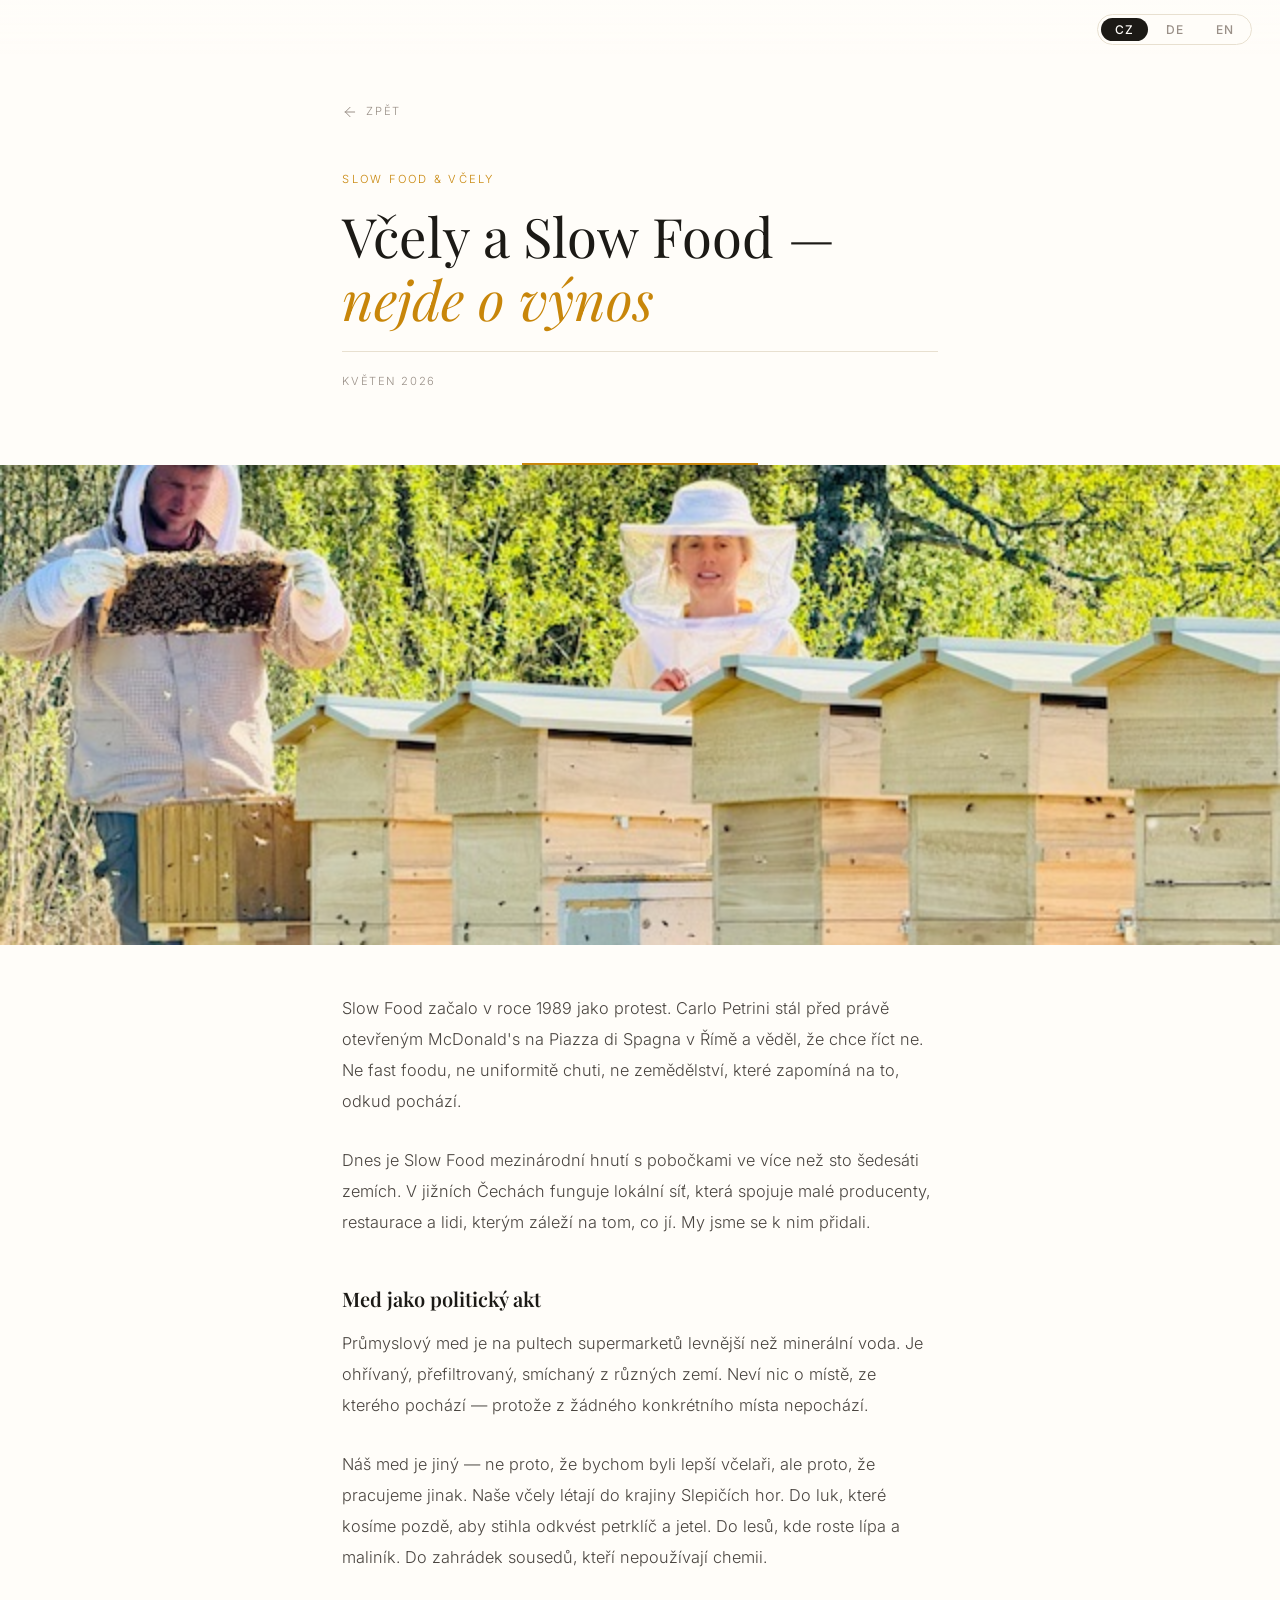
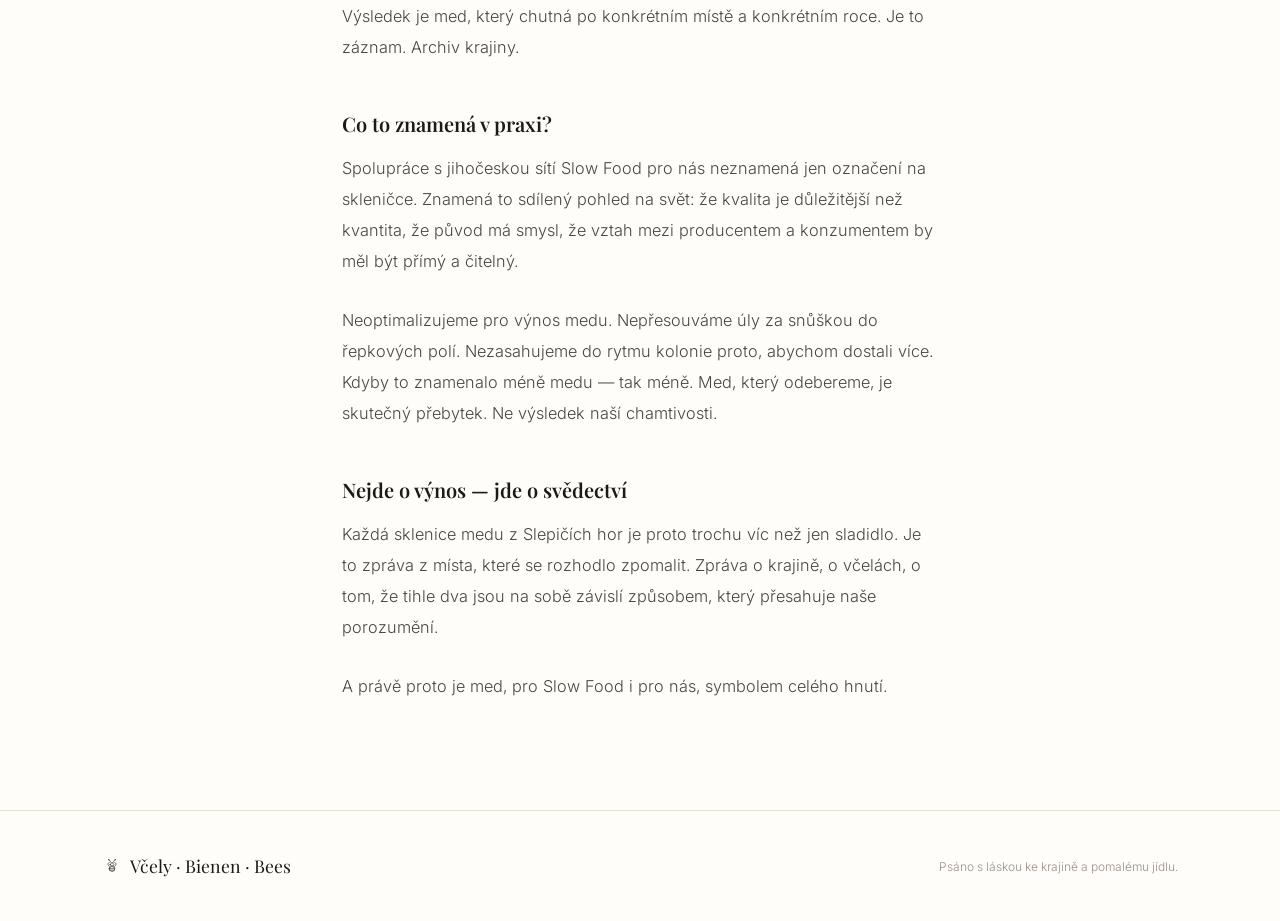
<file: clanky/slow-food.html>
<!DOCTYPE html>
<html lang="cs">
<head>
  <meta charset="UTF-8"/>
  <meta name="viewport" content="width=device-width, initial-scale=1"/>
  <title>Včely a Slow Food — nejde o výnos · Včely</title>
  <meta name="description" content="Spolupracujeme s jihočeskou sítí Slow Food. Nejde o maximum medu, ale o zdravé včely v živé krajině."/>
  <link rel="preconnect" href="https://fonts.googleapis.com"/>
  <link rel="preconnect" href="https://fonts.gstatic.com" crossorigin/>
  <link href="https://fonts.googleapis.com/css2?family=Playfair+Display:ital,wght@0,400;0,600;1,400&family=Inter:wght@300;400;500&display=swap" rel="stylesheet"/>
  <link rel="stylesheet" href="../style.css"/>
</head>
<body>

<div class="lang-bar">
  <div class="lang-switcher">
    <button id="btn-cs" class="active" onclick="setLang('cs')">CZ</button>
    <button id="btn-de" onclick="setLang('de')">DE</button>
    <button id="btn-en" onclick="setLang('en')">EN</button>
  </div>
</div>

<div class="article-top">
  <a class="back-link" href="../index.html">
    <svg width="16" height="16" viewBox="0 0 24 24" fill="none" stroke="currentColor" stroke-width="1.5" stroke-linecap="round" stroke-linejoin="round">
      <path d="M19 12H5M5 12l7 7M5 12l7-7"/>
    </svg>
    <span data-cs>Zpět</span>
    <span data-de>Zurück</span>
    <span data-en>Back</span>
  </a>

  <p class="section-label" data-cs>Slow Food & včely</p>
  <p class="section-label" data-de>Slow Food & Bienen</p>
  <p class="section-label" data-en>Slow Food & bees</p>

  <h1 data-cs>Včely a Slow Food —<br/><em>nejde o výnos</em></h1>
  <h1 data-de>Bienen und Slow Food —<br/><em>es geht nicht um den Ertrag</em></h1>
  <h1 data-en>Bees and Slow Food —<br/><em>it's not about yield</em></h1>

  <p class="article-meta" data-cs>Květen 2026</p>
  <p class="article-meta" data-de>Mai 2026</p>
  <p class="article-meta" data-en>May 2026</p>
</div>

<div class="article-divider" style="max-width:800px;margin:0 auto 0;padding:0 8vw;box-sizing:content-box;"></div>

<div class="full-img" style="max-height:480px;margin-bottom:0;">
  <img src="../photos/vcelari.jpg" alt="Včelaři u úlů" style="width:100%;height:100%;object-fit:cover;display:block;object-position:center 35%;">
</div>

<div class="article-body">

  <!-- CZ -->
  <div data-cs>
    <p>Slow Food začalo v roce 1989 jako protest. Carlo Petrini stál před právě otevřeným McDonald's na Piazza di Spagna v Římě a věděl, že chce říct ne. Ne fast foodu, ne uniformitě chuti, ne zemědělství, které zapomíná na to, odkud pochází.</p>
    <p>Dnes je Slow Food mezinárodní hnutí s pobočkami ve více než sto šedesáti zemích. V jižních Čechách funguje lokální síť, která spojuje malé producenty, restaurace a lidi, kterým záleží na tom, co jí. My jsme se k nim přidali.</p>
    <h3>Med jako politický akt</h3>
    <p>Průmyslový med je na pultech supermarketů levnější než minerální voda. Je ohřívaný, přefiltrovaný, smíchaný z různých zemí. Neví nic o místě, ze kterého pochází — protože z žádného konkrétního místa nepochází.</p>
    <p>Náš med je jiný — ne proto, že bychom byli lepší včelaři, ale proto, že pracujeme jinak. Naše včely létají do krajiny Slepičích hor. Do luk, které kosíme pozdě, aby stihla odkvést petrklíč a jetel. Do lesů, kde roste lípa a maliník. Do zahrádek sousedů, kteří nepoužívají chemii.</p>
    <p>Výsledek je med, který chutná po konkrétním místě a konkrétním roce. Je to záznam. Archiv krajiny.</p>
    <h3>Co to znamená v praxi?</h3>
    <p>Spolupráce s jihočeskou sítí Slow Food pro nás neznamená jen označení na skleničce. Znamená to sdílený pohled na svět: že kvalita je důležitější než kvantita, že původ má smysl, že vztah mezi producentem a konzumentem by měl být přímý a čitelný.</p>
    <p>Neoptimalizujeme pro výnos medu. Nepřesouváme úly za snůškou do řepkových polí. Nezasahujeme do rytmu kolonie proto, abychom dostali více. Kdyby to znamenalo méně medu — tak méně. Med, který odebereme, je skutečný přebytek. Ne výsledek naší chamtivosti.</p>
    <h3>Nejde o výnos — jde o svědectví</h3>
    <p>Každá sklenice medu z Slepičích hor je proto trochu víc než jen sladidlo. Je to zpráva z místa, které se rozhodlo zpomalit. Zpráva o krajině, o včelách, o tom, že tihle dva jsou na sobě závislí způsobem, který přesahuje naše porozumění.</p>
    <p>A právě proto je med, pro Slow Food i pro nás, symbolem celého hnutí.</p>
  </div>

  <!-- DE -->
  <div data-de>
    <p>Slow Food begann 1989 als Protest. Carlo Petrini stand vor dem neu eröffneten McDonald's auf der Piazza di Spagna in Rom und wusste, dass er Nein sagen wollte. Nein zum Fast Food, nein zur Gleichförmigkeit des Geschmacks, nein zu einer Landwirtschaft, die vergisst, woher sie kommt.</p>
    <p>Heute ist Slow Food eine internationale Bewegung mit Niederlassungen in mehr als hundertundsechzig Ländern. In Südböhmen gibt es ein lokales Netzwerk, das kleine Produzenten, Restaurants und Menschen verbindet, denen es wichtig ist, was sie essen. Wir haben uns ihnen angeschlossen.</p>
    <h3>Honig als politischer Akt</h3>
    <p>Industrieller Honig ist in Supermarktregalen billiger als Mineralwasser. Er wird erhitzt, überfiltriert und aus verschiedenen Ländern vermischt. Er weiß nichts über den Ort, aus dem er stammt — weil er aus keinem bestimmten Ort stammt.</p>
    <p>Unser Honig ist anders — nicht weil wir bessere Imker wären, sondern weil wir anders arbeiten. Unsere Bienen fliegen in die Landschaft der Hühnerberge. In Wiesen, die wir spät mähen, damit Schlüsselblume und Klee ausblühen können. In Wälder, wo Linden und Himbeeren wachsen. In die Gärten von Nachbarn, die keine Chemie verwenden.</p>
    <p>Das Ergebnis ist Honig, der nach einem bestimmten Ort und einem bestimmten Jahr schmeckt. Er ist eine Aufzeichnung. Ein Archiv der Landschaft.</p>
    <h3>Was bedeutet das in der Praxis?</h3>
    <p>Die Zusammenarbeit mit dem südböhmischen Slow-Food-Netzwerk bedeutet für uns nicht nur eine Bezeichnung auf dem Glas. Sie bedeutet eine gemeinsame Weltsicht: dass Qualität wichtiger ist als Quantität, dass Herkunft eine Bedeutung hat, dass die Beziehung zwischen Produzent und Konsument direkt und lesbar sein sollte.</p>
    <p>Wir optimieren nicht für den Honigertrag. Wir versetzen keine Beuten nach Rapsfeldern. Wir greifen nicht in den Rhythmus des Volkes ein, um mehr zu bekommen. Wenn das weniger Honig bedeutet — dann weniger. Der Honig, den wir entnehmen, ist echter Überschuss. Kein Ergebnis unserer Gier.</p>
    <h3>Es geht nicht um Ertrag — es geht um Zeugnis</h3>
    <p>Jedes Glas Honig aus den Hühnerbergen ist daher ein bisschen mehr als nur ein Süßungsmittel. Es ist eine Nachricht aus einem Ort, der sich entschieden hat, langsamer zu werden. Eine Nachricht über die Landschaft, über die Bienen und darüber, dass diese beiden voneinander abhängig sind auf eine Weise, die unser Verständnis übersteigt.</p>
    <p>Und genau deshalb ist Honig — für Slow Food wie für uns — das Symbol der ganzen Bewegung.</p>
  </div>

  <!-- EN -->
  <div data-en>
    <p>Slow Food began in 1989 as a protest. Carlo Petrini stood outside the newly opened McDonald's on the Piazza di Spagna in Rome and knew he wanted to say no. No to fast food, no to uniformity of taste, no to a form of agriculture that has forgotten where it comes from.</p>
    <p>Today Slow Food is an international movement with branches in more than one hundred and sixty countries. In South Bohemia there is a local network connecting small producers, restaurants, and people who care about what they eat. We joined them.</p>
    <h3>Honey as a political act</h3>
    <p>Industrial honey is cheaper in supermarket shelves than mineral water. It is heated, over-filtered, and blended from different countries. It knows nothing about the place it comes from — because it comes from no particular place at all.</p>
    <p>Our honey is different — not because we are better beekeepers, but because we work differently. Our bees fly into the landscape of Slepičí Hory. Into meadows that we mow late, so that cowslip and clover have time to flower. Into forests where linden and raspberry grow. Into the gardens of neighbours who use no chemicals.</p>
    <p>The result is honey that tastes of a specific place and a specific year. It is a record. An archive of the land.</p>
    <h3>What does this mean in practice?</h3>
    <p>Collaboration with the South Bohemian Slow Food network means more to us than a label on a jar. It means a shared worldview: that quality matters more than quantity, that provenance has meaning, that the relationship between producer and consumer should be direct and legible.</p>
    <p>We do not optimise for honey yield. We do not move hives to rapeseed fields to chase the nectar flow. We do not intervene in the colony's rhythm to extract more. If that means less honey — then less. The honey we take is a genuine surplus. Not the result of our greed.</p>
    <h3>It is not about yield — it is about bearing witness</h3>
    <p>Every jar of honey from Slepičí Hory is therefore a little more than just a sweetener. It is a message from a place that has decided to slow down. A message about the landscape, about the bees, about the fact that these two are dependent on each other in ways that exceed our understanding.</p>
    <p>And that is precisely why honey — for Slow Food and for us — is the symbol of the whole movement.</p>
  </div>

</div>

<footer data-shared>
  <a class="footer-logo" href="../index.html" style="display:flex;align-items:center;gap:8px;text-decoration:none;color:inherit;">
    <svg width="20" height="20" viewBox="0 0 44 44" fill="none" stroke="currentColor" stroke-width="1.4" stroke-linecap="round" stroke-linejoin="round">
      <path d="M16 28C16 20 28 20 28 28C28 36 16 36 16 28Z"/>
      <path d="M18 19C18 14 26 14 26 19C26 23 18 23 18 19Z"/>
      <path d="M18 25C14 22 10 17 16 14"/>
      <path d="M26 25C30 22 34 17 28 14"/>
      <line x1="17" y1="27" x2="27" y2="27"/>
      <line x1="16.5" y1="31" x2="27.5" y2="31"/>
      <path d="M20 14C18 11 16 9 15 8"/>
      <path d="M24 14C26 11 28 9 29 8"/>
      <circle cx="15" cy="8" r="1.2" fill="currentColor" stroke="none"/>
      <circle cx="29" cy="8" r="1.2" fill="currentColor" stroke="none"/>
    </svg>
    Včely · Bienen · Bees
  </a>
  <div class="footer-note" data-cs>Psáno s láskou ke krajině a pomalému jídlu.</div>
  <div class="footer-note" data-de>Geschrieben mit Liebe zur Landschaft und zum langsamen Essen.</div>
  <div class="footer-note" data-en>Written with love for the land and slow food.</div>
</footer>

<script>
  function setLang(lang) {
    document.documentElement.lang = lang;
    document.getElementById('btn-cs').classList.toggle('active', lang === 'cs');
    document.getElementById('btn-de').classList.toggle('active', lang === 'de');
    document.getElementById('btn-en').classList.toggle('active', lang === 'en');
    localStorage.setItem('lang', lang);
  }
  const saved = localStorage.getItem('lang');
  if (saved === 'de' || saved === 'en') setLang(saved);
</script>
</body>
</html>
</file>
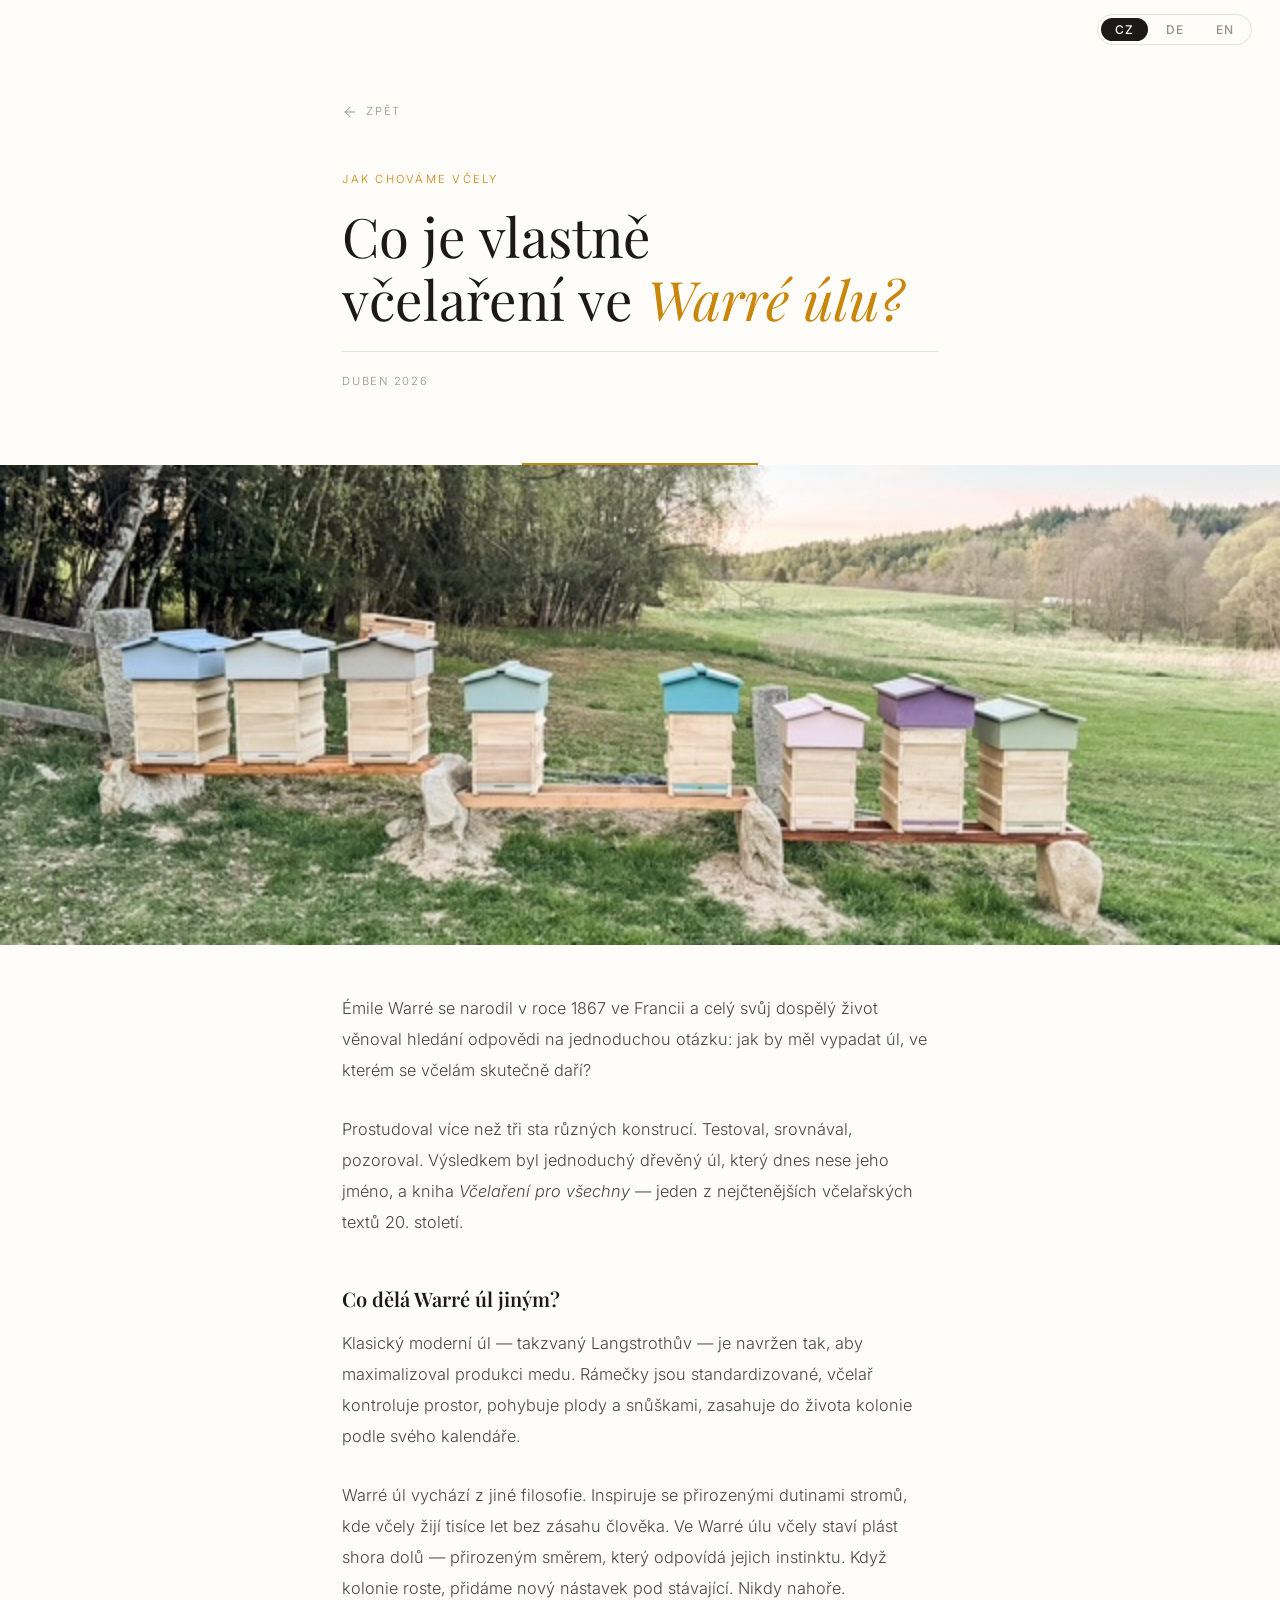
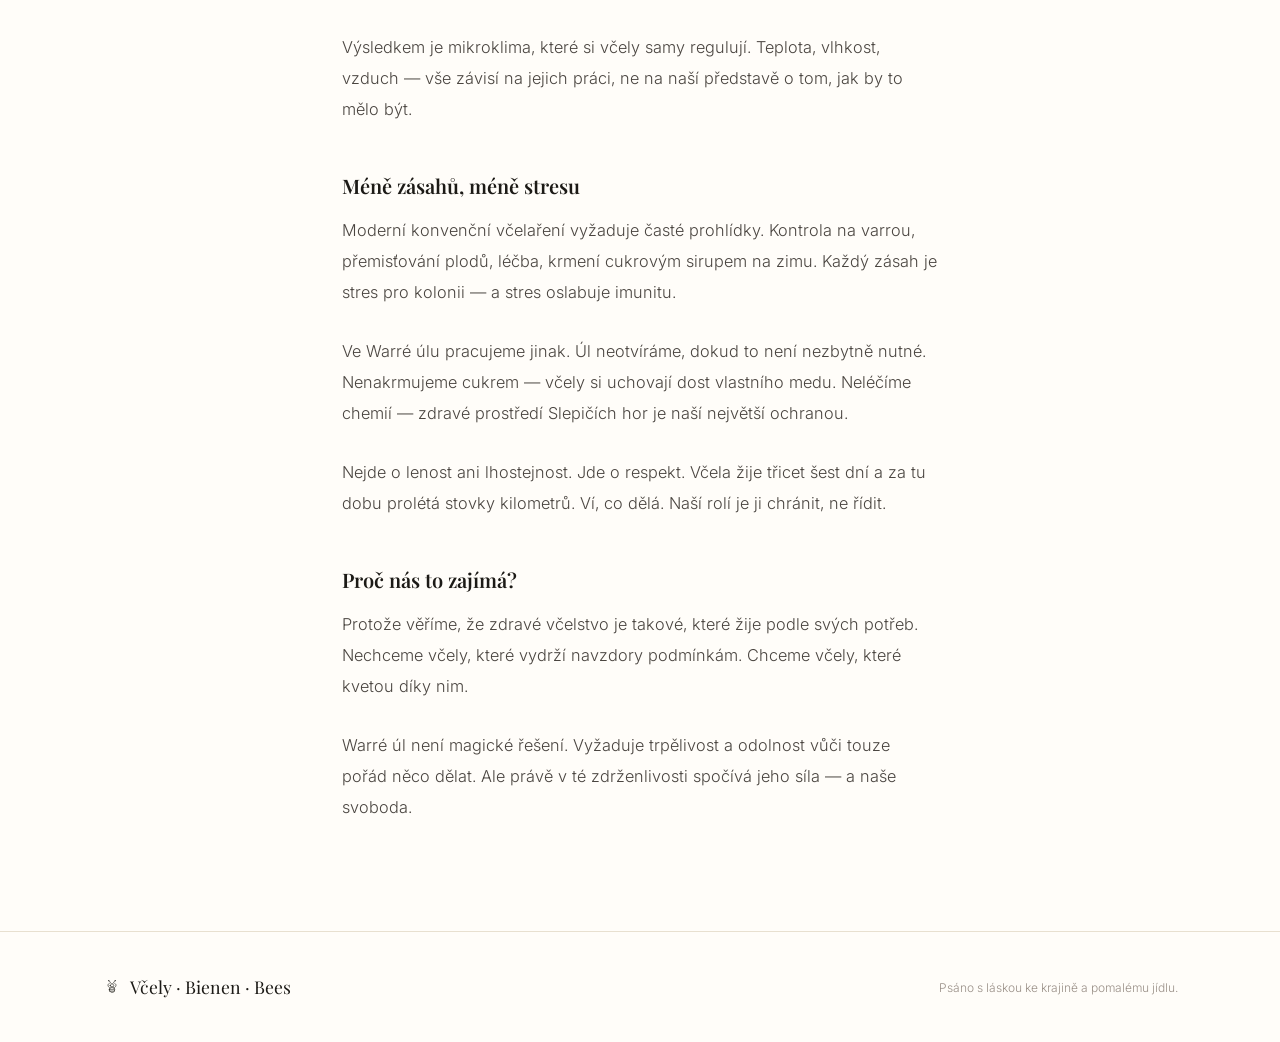
<file: clanky/warre-ul.html>
<!DOCTYPE html>
<html lang="cs">
<head>
  <meta charset="UTF-8"/>
  <meta name="viewport" content="width=device-width, initial-scale=1"/>
  <title>Co je včelaření ve Warré úlu · Včely</title>
  <meta name="description" content="Co dělá Warré úl jiným a proč v něm chováme včely."/>
  <link rel="preconnect" href="https://fonts.googleapis.com"/>
  <link rel="preconnect" href="https://fonts.gstatic.com" crossorigin/>
  <link href="https://fonts.googleapis.com/css2?family=Playfair+Display:ital,wght@0,400;0,600;1,400&family=Inter:wght@300;400;500&display=swap" rel="stylesheet"/>
  <link rel="stylesheet" href="../style.css"/>
</head>
<body>

<div class="lang-bar">
  <div class="lang-switcher">
    <button id="btn-cs" class="active" onclick="setLang('cs')">CZ</button>
    <button id="btn-de" onclick="setLang('de')">DE</button>
    <button id="btn-en" onclick="setLang('en')">EN</button>
  </div>
</div>

<div class="article-top">
  <a class="back-link" href="../index.html">
    <svg width="16" height="16" viewBox="0 0 24 24" fill="none" stroke="currentColor" stroke-width="1.5" stroke-linecap="round" stroke-linejoin="round">
      <path d="M19 12H5M5 12l7 7M5 12l7-7"/>
    </svg>
    <span data-cs>Zpět</span>
    <span data-de>Zurück</span>
    <span data-en>Back</span>
  </a>

  <p class="section-label" data-cs>Jak chováme včely</p>
  <p class="section-label" data-de>Wie wir Bienen halten</p>
  <p class="section-label" data-en>How we keep bees</p>

  <h1 data-cs>Co je vlastně<br/>včelaření ve <em>Warré úlu?</em></h1>
  <h1 data-de>Was ist eigentlich<br/>Imkerei in der <em>Warré-Beute?</em></h1>
  <h1 data-en>What is beekeeping<br/>in a <em>Warré hive,</em> really?</h1>

  <p class="article-meta" data-cs>Duben 2026</p>
  <p class="article-meta" data-de>April 2026</p>
  <p class="article-meta" data-en>April 2026</p>
</div>

<div class="article-divider" style="max-width:800px;margin:0 auto 0;padding:0 8vw;box-sizing:content-box;"></div>

<div class="full-img" style="max-height:480px;margin-bottom:0;">
  <img src="../photos/uly.jpg" alt="Warré úly na louce" style="width:100%;height:100%;object-fit:cover;display:block;object-position:center 55%;">
</div>

<div class="article-body">

  <!-- CZ -->
  <div data-cs>
    <p>Émile Warré se narodil v roce 1867 ve Francii a celý svůj dospělý život věnoval hledání odpovědi na jednoduchou otázku: jak by měl vypadat úl, ve kterém se včelám skutečně daří?</p>
    <p>Prostudoval více než tři sta různých konstrucí. Testoval, srovnával, pozoroval. Výsledkem byl jednoduchý dřevěný úl, který dnes nese jeho jméno, a kniha <em>Včelaření pro všechny</em> — jeden z nejčtenějších včelařských textů 20. století.</p>
    <h3>Co dělá Warré úl jiným?</h3>
    <p>Klasický moderní úl — takzvaný Langstrothův — je navržen tak, aby maximalizoval produkci medu. Rámečky jsou standardizované, včelař kontroluje prostor, pohybuje plody a snůškami, zasahuje do života kolonie podle svého kalendáře.</p>
    <p>Warré úl vychází z jiné filosofie. Inspiruje se přirozenými dutinami stromů, kde včely žijí tisíce let bez zásahu člověka. Ve Warré úlu včely staví plást shora dolů — přirozeným směrem, který odpovídá jejich instinktu. Když kolonie roste, přidáme nový nástavek pod stávající. Nikdy nahoře.</p>
    <p>Výsledkem je mikroklima, které si včely samy regulují. Teplota, vlhkost, vzduch — vše závisí na jejich práci, ne na naší představě o tom, jak by to mělo být.</p>
    <h3>Méně zásahů, méně stresu</h3>
    <p>Moderní konvenční včelaření vyžaduje časté prohlídky. Kontrola na varrou, přemisťování plodů, léčba, krmení cukrovým sirupem na zimu. Každý zásah je stres pro kolonii — a stres oslabuje imunitu.</p>
    <p>Ve Warré úlu pracujeme jinak. Úl neotvíráme, dokud to není nezbytně nutné. Nenakrmujeme cukrem — včely si uchovají dost vlastního medu. Neléčíme chemií — zdravé prostředí Slepičích hor je naší největší ochranou.</p>
    <p>Nejde o lenost ani lhostejnost. Jde o respekt. Včela žije třicet šest dní a za tu dobu prolétá stovky kilometrů. Ví, co dělá. Naší rolí je ji chránit, ne řídit.</p>
    <h3>Proč nás to zajímá?</h3>
    <p>Protože věříme, že zdravé včelstvo je takové, které žije podle svých potřeb. Nechceme včely, které vydrží navzdory podmínkám. Chceme včely, které kvetou díky nim.</p>
    <p>Warré úl není magické řešení. Vyžaduje trpělivost a odolnost vůči touze pořád něco dělat. Ale právě v té zdrženlivosti spočívá jeho síla — a naše svoboda.</p>
  </div>

  <!-- DE -->
  <div data-de>
    <p>Émile Warré wurde 1867 in Frankreich geboren und widmete sein gesamtes Erwachsenenleben der Suche nach der Antwort auf eine einfache Frage: Wie sollte eine Beute aussehen, in der es Bienen wirklich gut geht?</p>
    <p>Er studierte mehr als dreihundert verschiedene Konstruktionen. Er testete, verglich, beobachtete. Das Ergebnis war eine einfache Holzbeute, die heute seinen Namen trägt, und das Buch <em>Imkerei für alle</em> — einer der meistgelesenen Imkereitexte des 20. Jahrhunderts.</p>
    <h3>Was macht die Warré-Beute anders?</h3>
    <p>Die klassische moderne Beute — der sogenannte Langstroth — ist darauf ausgelegt, die Honigproduktion zu maximieren. Die Rähmchen sind standardisiert, der Imker kontrolliert den Raum, bewegt Brutwaben und Honigräume und greift nach seinem eigenen Kalender in das Leben des Volkes ein.</p>
    <p>Die Warré-Beute folgt einer anderen Philosophie. Sie orientiert sich an natürlichen Baumhöhlen, in denen Bienen seit Jahrtausenden ohne menschlichen Eingriff leben. In der Warré-Beute bauen Bienen die Waben von oben nach unten — in der natürlichen Richtung, die ihrem Instinkt entspricht. Wenn das Volk wächst, fügen wir unten einen neuen Aufsatz hinzu. Niemals oben.</p>
    <p>Das Ergebnis ist ein Mikroklima, das die Bienen selbst regulieren. Temperatur, Feuchtigkeit, Luftzirkulation — alles hängt von ihrer Arbeit ab, nicht von unserer Vorstellung davon, wie es sein sollte.</p>
    <h3>Weniger Eingriffe, weniger Stress</h3>
    <p>Die moderne konventionelle Imkerei erfordert häufige Kontrollen. Varroakontrolle, Umsetzen von Brutwaben, Behandlung, Zuckerfütterung für den Winter. Jeder Eingriff bedeutet Stress für das Volk — und Stress schwächt das Immunsystem.</p>
    <p>In der Warré-Beute arbeiten wir anders. Wir öffnen die Beute nicht, solange es nicht unbedingt erforderlich ist. Wir füttern nicht mit Zucker — die Bienen behalten genug eigenen Honig. Wir behandeln nicht mit Chemie — die gesunde Umgebung der Hühnerberge ist unser größter Schutz.</p>
    <p>Es geht nicht um Faulheit oder Gleichgültigkeit. Es geht um Respekt. Eine Biene lebt sechsunddreißig Tage und fliegt dabei Hunderte von Kilometern. Sie weiß, was sie tut. Unsere Rolle ist es, sie zu schützen, nicht zu leiten.</p>
    <h3>Warum interessiert uns das?</h3>
    <p>Weil wir glauben, dass ein gesundes Volk eines ist, das nach seinen eigenen Bedürfnissen lebt. Wir wollen keine Bienen, die den Bedingungen zum Trotz überleben. Wir wollen Bienen, die dank ihnen gedeihen.</p>
    <p>Die Warré-Beute ist keine Wunderlösung. Sie erfordert Geduld und Widerstand gegen den Drang, ständig etwas zu tun. Aber genau in dieser Zurückhaltung liegt ihre Stärke — und unsere Freiheit.</p>
  </div>

  <!-- EN -->
  <div data-en>
    <p>Émile Warré was born in 1867 in France and devoted his entire adult life to finding an answer to a simple question: what should a hive look like in which bees truly thrive?</p>
    <p>He studied more than three hundred different designs. He tested, compared, observed. The result was a simple wooden hive that now carries his name, and a book called <em>Beekeeping for All</em> — one of the most widely read beekeeping texts of the 20th century.</p>
    <h3>What makes the Warré hive different?</h3>
    <p>The classic modern hive — the so-called Langstroth — is designed to maximise honey production. The frames are standardised, the beekeeper controls the space, moves brood and honey supers, and intervenes in the life of the colony according to their own schedule.</p>
    <p>The Warré hive comes from a different philosophy. It takes its inspiration from natural tree cavities, where bees have lived for thousands of years without human intervention. In a Warré hive, bees build their comb from the top downward — the natural direction that corresponds to their instinct. When a colony grows, we add a new box underneath the existing one. Never on top.</p>
    <p>The result is a microclimate that the bees regulate themselves. Temperature, humidity, airflow — all of it depends on their work, not on our idea of how it should be.</p>
    <h3>Fewer interventions, less stress</h3>
    <p>Modern conventional beekeeping requires frequent inspections. Varroa monitoring, moving brood frames, treatment, feeding sugar syrup for winter. Every intervention is stress for the colony — and stress weakens immunity.</p>
    <p>In the Warré hive we work differently. We do not open the hive unless it is absolutely necessary. We do not feed with sugar — the bees keep enough of their own honey. We do not treat with chemicals — the healthy environment of Slepičí Hory is our greatest protection.</p>
    <p>This is not laziness or indifference. It is respect. A bee lives thirty-six days and flies hundreds of kilometres in that time. She knows what she is doing. Our role is to protect her, not to manage her.</p>
    <h3>Why does this matter to us?</h3>
    <p>Because we believe that a healthy colony is one that lives according to its own needs. We do not want bees that survive despite their conditions. We want bees that flourish because of them.</p>
    <p>The Warré hive is not a magic solution. It requires patience and resistance to the urge to always be doing something. But it is precisely in that restraint that its strength lies — and our freedom.</p>
  </div>

</div>

<footer data-shared>
  <a class="footer-logo" href="../index.html" style="display:flex;align-items:center;gap:8px;text-decoration:none;color:inherit;">
    <svg width="20" height="20" viewBox="0 0 44 44" fill="none" stroke="currentColor" stroke-width="1.4" stroke-linecap="round" stroke-linejoin="round">
      <path d="M16 28C16 20 28 20 28 28C28 36 16 36 16 28Z"/>
      <path d="M18 19C18 14 26 14 26 19C26 23 18 23 18 19Z"/>
      <path d="M18 25C14 22 10 17 16 14"/>
      <path d="M26 25C30 22 34 17 28 14"/>
      <line x1="17" y1="27" x2="27" y2="27"/>
      <line x1="16.5" y1="31" x2="27.5" y2="31"/>
      <path d="M20 14C18 11 16 9 15 8"/>
      <path d="M24 14C26 11 28 9 29 8"/>
      <circle cx="15" cy="8" r="1.2" fill="currentColor" stroke="none"/>
      <circle cx="29" cy="8" r="1.2" fill="currentColor" stroke="none"/>
    </svg>
    Včely · Bienen · Bees
  </a>
  <div class="footer-note" data-cs>Psáno s láskou ke krajině a pomalému jídlu.</div>
  <div class="footer-note" data-de>Geschrieben mit Liebe zur Landschaft und zum langsamen Essen.</div>
  <div class="footer-note" data-en>Written with love for the land and slow food.</div>
</footer>

<script>
  function setLang(lang) {
    document.documentElement.lang = lang;
    document.getElementById('btn-cs').classList.toggle('active', lang === 'cs');
    document.getElementById('btn-de').classList.toggle('active', lang === 'de');
    document.getElementById('btn-en').classList.toggle('active', lang === 'en');
    localStorage.setItem('lang', lang);
  }
  const saved = localStorage.getItem('lang');
  if (saved === 'de' || saved === 'en') setLang(saved);
</script>
</body>
</html>
</file>
<file: style.css>
*, *::before, *::after { box-sizing: border-box; margin: 0; padding: 0; }

:root {
  --cream: #faf6ef;
  --warm-white: #fffdf9;
  --honey: #c8860a;
  --honey-light: #e8a020;
  --dark: #1c1a16;
  --mid: #4a4540;
  --light: #9a9088;
  --border: #e8e0d0;
}

html { scroll-behavior: smooth; }

body {
  background: var(--warm-white);
  color: var(--dark);
  font-family: 'Inter', sans-serif;
  font-weight: 300;
  line-height: 1.75;
}

/* ── Language toggle ── */
.lang-bar {
  position: fixed;
  top: 0; left: 0; right: 0;
  z-index: 100;
  display: flex;
  justify-content: flex-end;
  padding: 14px 28px;
  background: linear-gradient(to bottom, rgba(255,253,249,0.95), transparent);
}
.lang-switcher {
  display: flex;
  gap: 4px;
  border: 1px solid var(--border);
  border-radius: 20px;
  padding: 3px;
  background: var(--warm-white);
}
.lang-switcher button {
  border: none;
  background: none;
  cursor: pointer;
  padding: 4px 14px;
  border-radius: 16px;
  font-family: 'Inter', sans-serif;
  font-size: .75rem;
  font-weight: 500;
  letter-spacing: .08em;
  color: var(--light);
  transition: all .2s;
}
.lang-switcher button.active {
  background: var(--dark);
  color: var(--warm-white);
}

/* ── Hero ── */
.hero {
  position: relative;
  height: 100svh;
  min-height: 520px;
  display: flex;
  align-items: flex-end;
  overflow: hidden;
}
.hero-img {
  position: absolute;
  inset: 0;
  width: 100%; height: 100%;
  object-fit: cover;
  filter: brightness(.65);
}
.hero::after {
  content: '';
  position: absolute;
  inset: 0;
  background: linear-gradient(to top,
    rgba(10,8,4,.82) 0%,
    rgba(10,8,4,.45) 38%,
    rgba(10,8,4,.0) 68%);
  pointer-events: none;
}
.hero-placeholder {
  position: absolute;
  inset: 0;
  background: linear-gradient(160deg, #3d2e0a 0%, #7a5010 45%, #c8860a 100%);
}
.hero-content {
  position: relative;
  z-index: 1;
  padding: 0 8vw 10vh;
  max-width: 900px;
}
.hero-eyebrow {
  font-size: .72rem;
  letter-spacing: .2em;
  text-transform: uppercase;
  color: var(--honey-light);
  margin-bottom: 16px;
  white-space: nowrap;
}
.hero-title {
  font-family: 'Playfair Display', serif;
  font-size: clamp(2.6rem, 7vw, 5.5rem);
  font-weight: 400;
  color: #fff;
  line-height: 1.12;
  text-shadow: 0 2px 24px rgba(0,0,0,.45);
  margin-bottom: 20px;
}
.hero-title em { font-style: italic; color: var(--honey-light); }
.hero-sub {
  font-size: clamp(.88rem, 1.5vw, 1rem);
  color: rgba(255,255,255,.72);
  max-width: 480px;
  line-height: 1.7;
}
.scroll-hint {
  position: absolute;
  bottom: 36px;
  left: 50%;
  transform: translateX(-50%);
  display: flex;
  flex-direction: column;
  align-items: center;
  gap: 8px;
  color: rgba(255,255,255,.4);
  font-size: .68rem;
  letter-spacing: .12em;
  text-transform: uppercase;
  animation: bounce 2.4s ease-in-out infinite;
}
.scroll-hint::after {
  content: '';
  display: block;
  width: 1px;
  height: 40px;
  background: rgba(255,255,255,.25);
}
@keyframes bounce {
  0%, 100% { transform: translateX(-50%) translateY(0); }
  50% { transform: translateX(-50%) translateY(6px); }
}

/* ── Sections ── */
section {
  padding: 72px 8vw;
  max-width: 1100px;
  margin: 0 auto;
}
.section-label {
  font-size: .7rem;
  letter-spacing: .2em;
  text-transform: uppercase;
  color: var(--honey);
  margin-bottom: 20px;
}
h2 {
  font-family: 'Playfair Display', serif;
  font-size: clamp(1.8rem, 4vw, 3rem);
  font-weight: 400;
  line-height: 1.2;
  margin-bottom: 32px;
  color: var(--dark);
}
h2 em { font-style: italic; color: var(--honey); }

.lead {
  font-size: clamp(1rem, 1.6vw, 1.12rem);
  color: var(--mid);
  max-width: 640px;
  margin-bottom: 28px;
}
p {
  color: var(--mid);
  max-width: 640px;
  margin-bottom: 20px;
}
p:last-child { margin-bottom: 0; }

/* ── Manifesto ── */
.manifesto {
  background: var(--dark);
  padding: 80px 8vw;
}
.manifesto .section-label { color: var(--honey-light); }
.manifesto h2 { color: #fff; max-width: 700px; }
.manifesto h2 em { color: var(--honey-light); }
.manifesto .principles {
  display: grid;
  grid-template-columns: repeat(2, 1fr);
  gap: 40px 60px;
  margin-top: 52px;
  max-width: 860px;
}
.principle-icon { margin-bottom: 16px; color: var(--honey-light); }
.principle-icon svg { display: block; }
.principle-title {
  font-family: 'Playfair Display', serif;
  font-size: 1.05rem;
  font-weight: 600;
  color: #fff;
  margin-bottom: 8px;
}
.principle-text {
  font-size: .84rem;
  color: rgba(255,255,255,.55);
  line-height: 1.7;
}
.manifesto-lead {
  font-size: clamp(1rem, 1.6vw, 1.12rem);
  color: rgba(255,255,255,.7);
  max-width: 620px;
  margin-bottom: 0;
}

/* ── Divider ── */
.divider {
  width: 48px;
  height: 2px;
  background: var(--honey);
  margin: 0 auto 0;
  max-width: 1100px;
  padding: 0 8vw;
  box-sizing: content-box;
}

/* ── Facts grid ── */
.facts {
  display: grid;
  grid-template-columns: repeat(2, 1fr);
  gap: 2px;
  margin-top: 48px;
  background: var(--border);
}
.fact {
  background: var(--warm-white);
  padding: 36px 28px;
}
.fact-num {
  font-family: 'Playfair Display', serif;
  font-size: clamp(1.8rem, 5vw, 2.8rem);
  font-weight: 600;
  color: var(--honey);
  line-height: 1;
  margin-bottom: 10px;
}
.fact-text {
  font-size: .85rem;
  color: var(--mid);
  line-height: 1.6;
}

/* ── Image + text split ── */
.split {
  display: grid;
  grid-template-columns: 1fr 1fr;
  gap: 80px;
  align-items: center;
}
@media (max-width: 720px) {
  .split { grid-template-columns: 1fr; gap: 40px; }
}
@media (max-width: 600px) {
  section { padding: 52px 6vw; }
  .manifesto { padding: 60px 6vw; }
  .manifesto .principles { grid-template-columns: 1fr; gap: 36px; }
  .facts { grid-template-columns: 1fr; }
}
.split-img {
  aspect-ratio: 4/5;
  overflow: hidden;
  border-radius: 2px;
}
.split-img img {
  width: 100%; height: 100%;
  object-fit: cover;
  display: block;
}

/* ── Blog posts ── */
.posts-grid {
  display: grid;
  grid-template-columns: repeat(auto-fit, minmax(280px, 1fr));
  gap: 2px;
  margin-top: 48px;
  background: var(--border);
}
.post-card {
  background: var(--warm-white);
  cursor: pointer;
  transition: background .2s;
  text-decoration: none;
  display: block;
}
.post-card:hover { background: var(--cream); }
.post-card-img {
  aspect-ratio: 16/10;
  overflow: hidden;
}
.post-card-img img {
  width: 100%; height: 100%;
  object-fit: cover;
  display: block;
  transition: transform .4s ease;
}
.post-card:hover .post-card-img img { transform: scale(1.04); }
.post-card-img-placeholder {
  width: 100%;
  height: 100%;
}
.post-card-body { padding: 24px 24px 28px; }
.post-date {
  font-size: .68rem;
  letter-spacing: .1em;
  text-transform: uppercase;
  color: var(--light);
  margin-bottom: 8px;
}
.post-title {
  font-family: 'Playfair Display', serif;
  font-size: 1.15rem;
  font-weight: 400;
  line-height: 1.35;
  color: var(--dark);
  margin-bottom: 10px;
}
.post-excerpt {
  font-size: .82rem;
  color: var(--mid);
  line-height: 1.65;
}

/* ── More articles link ── */
.more-link {
  display: inline-flex;
  align-items: center;
  gap: 10px;
  font-size: .72rem;
  letter-spacing: .14em;
  text-transform: uppercase;
  color: var(--mid);
  text-decoration: none;
  border-bottom: 1px solid var(--border);
  padding-bottom: 3px;
  transition: color .2s, border-color .2s;
}
.more-link::after {
  content: '→';
  font-size: .9rem;
  transition: transform .2s;
}
.more-link:hover { color: var(--honey); border-color: var(--honey); }
.more-link:hover::after { transform: translateX(4px); }

/* ── Archive page ── */
.archive-top {
  padding: 100px 8vw 52px;
  max-width: 1100px;
  margin: 0 auto;
}
.archive-grid {
  display: grid;
  grid-template-columns: repeat(auto-fill, minmax(300px, 1fr));
  gap: 2px;
  background: var(--border);
  margin-top: 48px;
}

/* ── Quote block ── */
.quote-block {
  border-left: 3px solid var(--honey);
  padding: 28px 36px;
  margin: 60px 0;
  background: var(--cream);
}
blockquote {
  font-family: 'Playfair Display', serif;
  font-style: italic;
  font-size: clamp(1.1rem, 2.2vw, 1.5rem);
  color: var(--dark);
  line-height: 1.5;
  margin-bottom: 12px;
}
cite {
  font-size: .78rem;
  letter-spacing: .1em;
  text-transform: uppercase;
  color: var(--honey);
  font-style: normal;
}

/* ── Full-width image ── */
.full-img {
  width: 100%;
  height: 50vw;
  max-height: 580px;
  min-height: 260px;
  overflow: hidden;
  position: relative;
}
.full-img img {
  width: 100%; height: 100%;
  object-fit: cover;
  display: block;
}

/* ── Footer ── */
footer {
  border-top: 1px solid var(--border);
  padding: 40px 8vw;
  display: flex;
  justify-content: space-between;
  align-items: center;
  gap: 20px;
  flex-wrap: wrap;
}
.footer-logo {
  font-family: 'Playfair Display', serif;
  font-size: 1.1rem;
  color: var(--dark);
  text-decoration: none;
}
.footer-note {
  font-size: .75rem;
  color: var(--light);
}

/* ── Language visibility ── */
[data-cs], [data-de], [data-en] { display: none; }
html[lang="cs"] [data-cs] { display: revert; }
html[lang="de"] [data-de] { display: revert; }
html[lang="en"] [data-en] { display: revert; }
html[lang="cs"] section[data-cs], html[lang="cs"] div[data-cs],
html[lang="cs"] p[data-cs], html[lang="cs"] h2[data-cs],
html[lang="cs"] blockquote[data-cs], html[lang="cs"] h3[data-cs] { display: block; }
html[lang="de"] section[data-de], html[lang="de"] div[data-de],
html[lang="de"] p[data-de], html[lang="de"] h2[data-de],
html[lang="de"] blockquote[data-de], html[lang="de"] h3[data-de] { display: block; }
html[lang="en"] section[data-en], html[lang="en"] div[data-en],
html[lang="en"] p[data-en], html[lang="en"] h2[data-en],
html[lang="en"] blockquote[data-en], html[lang="en"] h3[data-en] { display: block; }

/* shared (lang-neutral) elements always visible */
[data-shared] { display: revert; }
div[data-shared], section[data-shared] { display: block; }
.facts[data-shared], .posts-grid[data-shared], .split[data-shared], .principles[data-shared], .archive-grid[data-shared] { display: grid; }
footer[data-shared] { display: flex; }

/* ── Article pages ── */
.article-top {
  padding: 100px 8vw 52px;
  max-width: 800px;
  margin: 0 auto;
}
.back-link {
  display: inline-flex;
  align-items: center;
  gap: 8px;
  font-size: .7rem;
  letter-spacing: .14em;
  text-transform: uppercase;
  color: var(--light);
  text-decoration: none;
  margin-bottom: 48px;
  transition: color .2s;
}
.back-link:hover { color: var(--honey); }
.back-link svg { flex-shrink: 0; }
.article-top .section-label,
.archive-top .section-label { margin-bottom: 16px; }
.article-top h1,
.archive-top h1 {
  font-family: 'Playfair Display', serif;
  font-size: clamp(2rem, 5vw, 3.4rem);
  font-weight: 400;
  line-height: 1.15;
  color: var(--dark);
  margin-bottom: 20px;
}
.article-top h1 em,
.archive-top h1 em { font-style: italic; color: var(--honey); }
.article-meta {
  font-size: .7rem;
  letter-spacing: .14em;
  text-transform: uppercase;
  color: var(--light);
  padding-top: 20px;
  border-top: 1px solid var(--border);
}
.article-body {
  max-width: 800px;
  margin: 0 auto;
  padding: 48px 8vw 80px;
}
.article-body p {
  max-width: none;
  font-size: 1.02rem;
  line-height: 1.9;
  margin-bottom: 28px;
  color: var(--mid);
}
.article-body h3 {
  font-family: 'Playfair Display', serif;
  font-size: 1.25rem;
  font-weight: 600;
  color: var(--dark);
  margin: 48px 0 16px;
  line-height: 1.3;
}
.article-divider {
  width: 32px;
  height: 2px;
  background: var(--honey);
  margin: 0 auto 0 0;
}
@media (max-width: 600px) {
  .article-top { padding: 88px 6vw 40px; }
  .article-body { padding: 40px 6vw 60px; }
}
</file>
